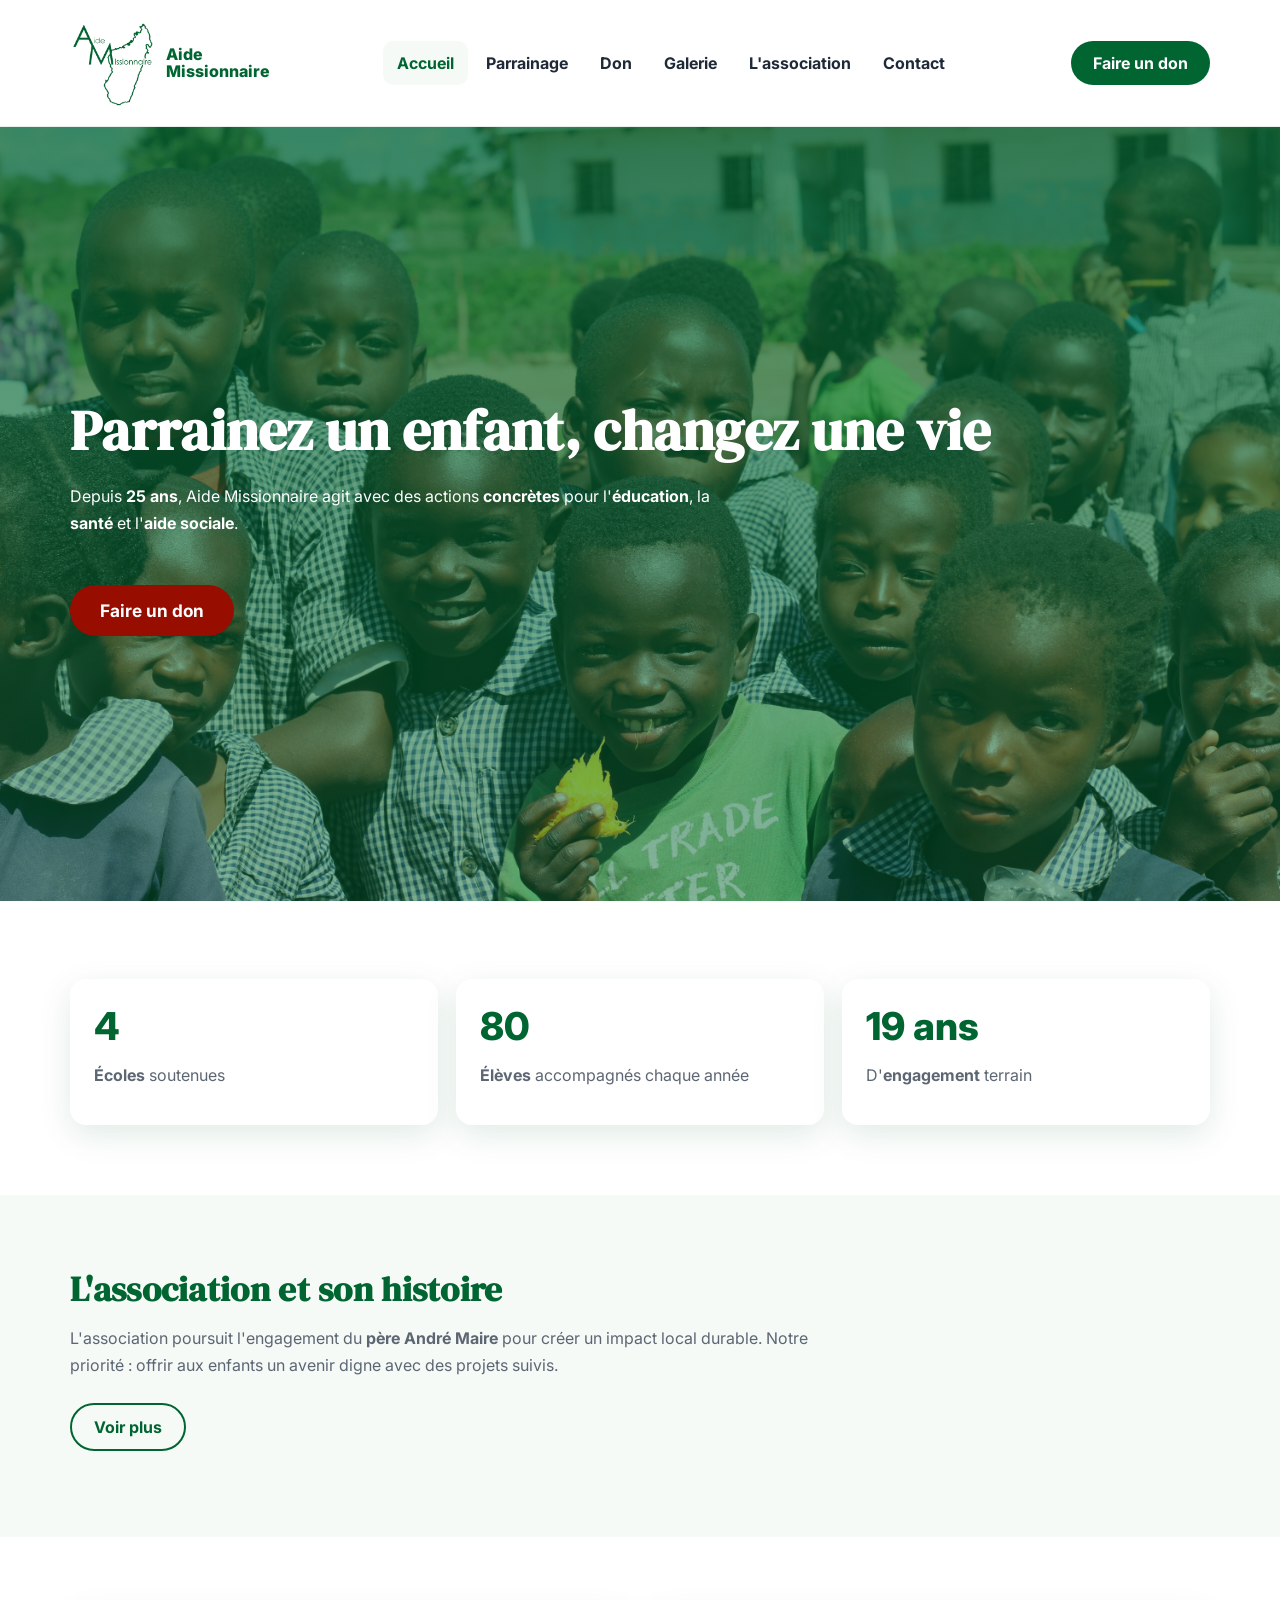
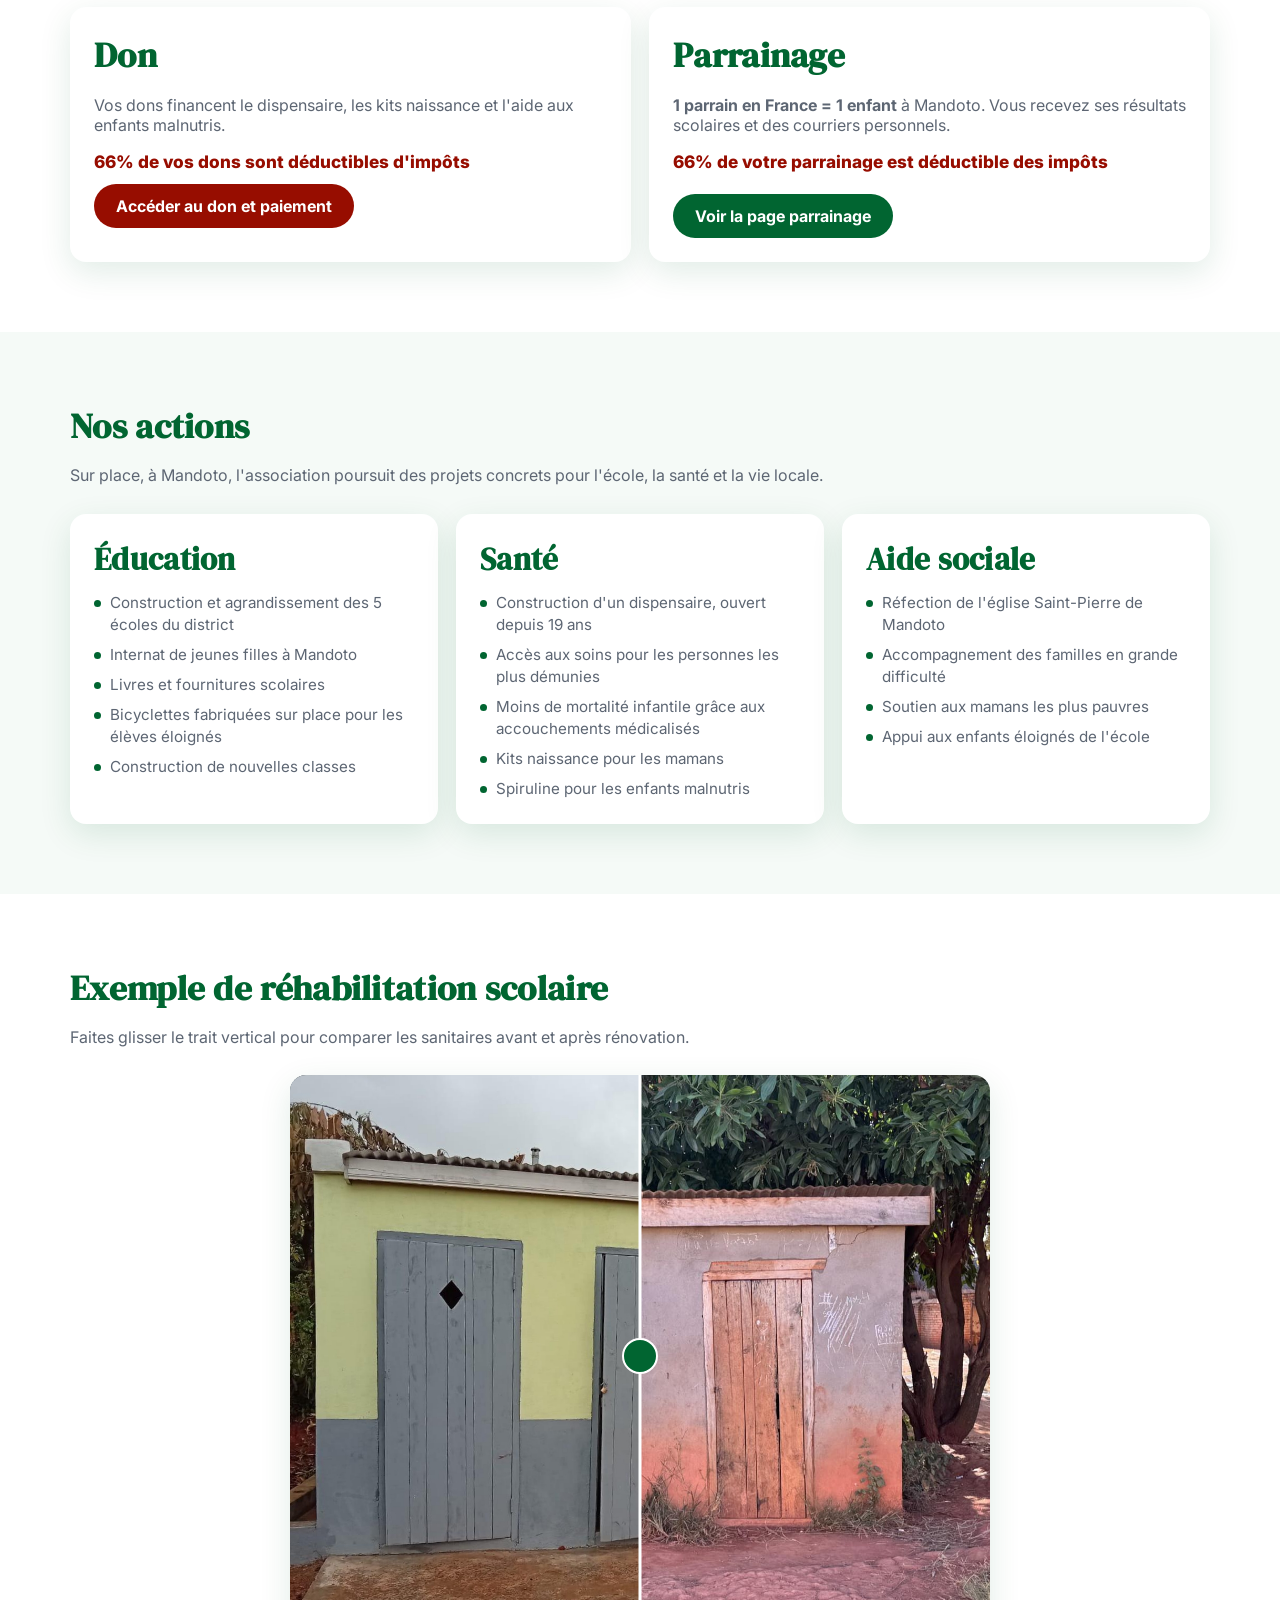
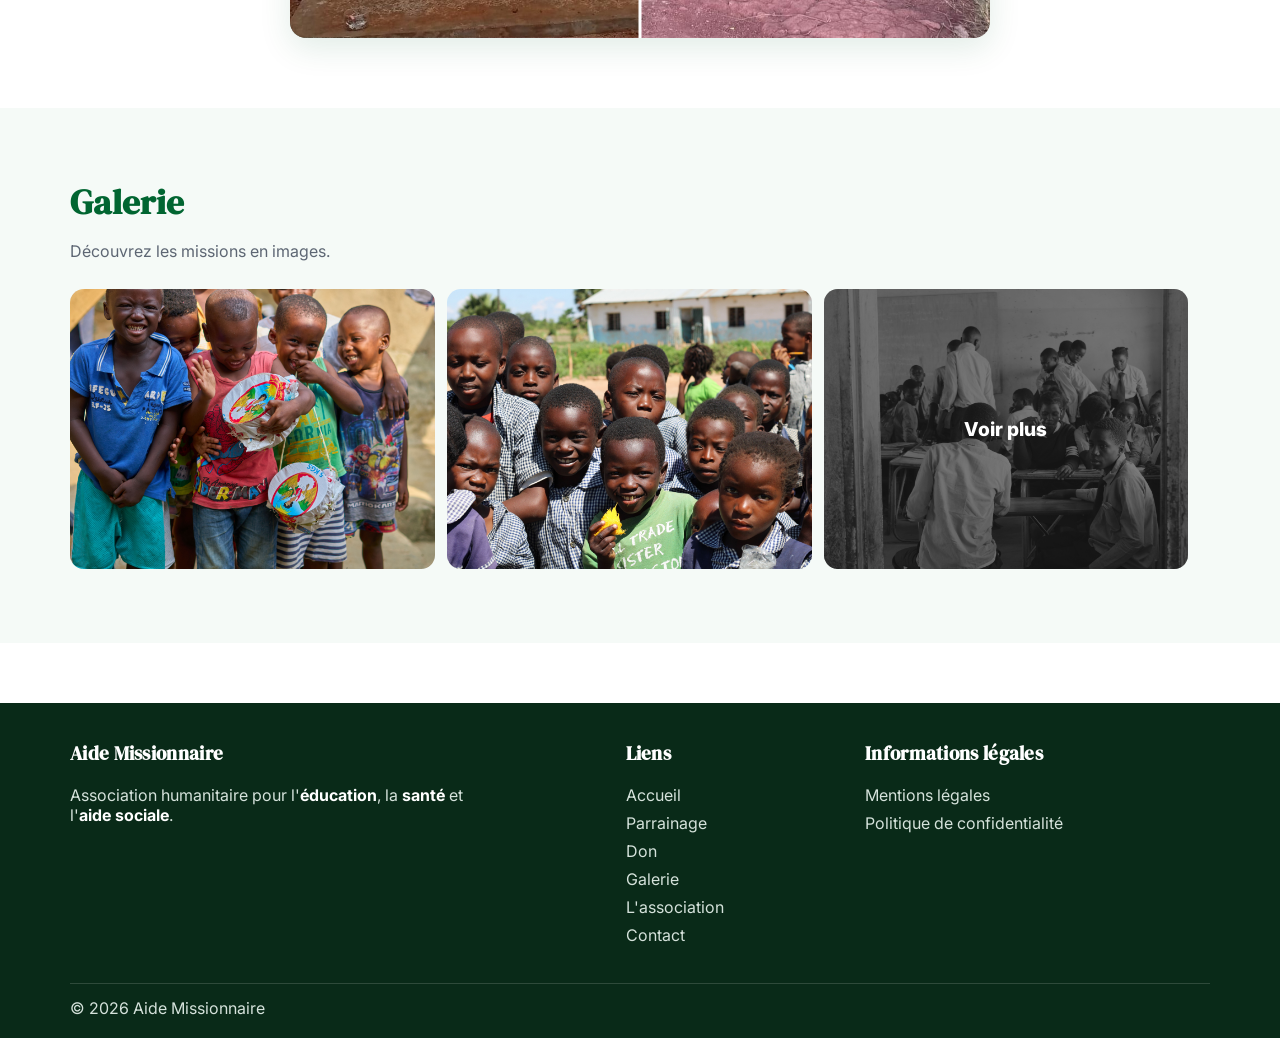
<file: index.html>
<!doctype html>
<html lang="fr">
  <head>
    <meta charset="UTF-8" />
    <meta name="viewport" content="width=device-width, initial-scale=1.0" />
    <meta name="description" content="Aide Missionnaire : éducation, santé, aide sociale, parrainage et dons." />
    <title>Aide Missionnaire | Accueil</title>
    <link rel="preconnect" href="https://fonts.googleapis.com" />
    <link rel="preconnect" href="https://fonts.gstatic.com" crossorigin />
    <link href="https://fonts.googleapis.com/css2?family=DM+Serif+Display&family=Inter:wght@400;500;600;700;800&display=swap" rel="stylesheet" />
    <link rel="icon" type="image/png" href="photos%20%C3%A0%20mettre%20dans%20le%20site/favicon%20(2).png" />
    <link rel="stylesheet" href="styles.css" />
  </head>
  <body>
    <header class="site-header">
      <div class="container header-wrap">
        <a class="brand" href="index.html"><img src="photos%20%C3%A0%20mettre%20dans%20le%20site/logo.png" alt="Logo Aide Missionnaire" /><span class="brand-text">Aide<br />Missionnaire</span></a>
        <button class="nav-toggle" aria-label="Ouvrir le menu" aria-expanded="false"><svg width="28" height="28" viewBox="0 0 24 24" fill="none"><path d="M4 6h16M4 12h16M4 18h16" stroke="currentColor" stroke-width="2" /></svg></button>
        <nav class="main-nav">
          <ul>
            <li><a class="active" href="index.html">Accueil</a></li>
            <li><a href="parrainage.html">Parrainage</a></li>
            <li><a href="don.html">Don</a></li>
            <li><a href="galerie.html">Galerie</a></li>
            <li><a href="association.html">L'association</a></li>
            <li><a href="contact.html">Contact</a></li>
          </ul>
        </nav>
        <a class="btn btn-primary desktop-donate" href="don.html">Faire un don</a>
      </div>
    </header>

    <main>
      <section class="hero">
        <div class="container">
          <h1>Parrainez un enfant, changez une vie</h1>
          <p>
            Depuis <strong>25 ans</strong>, Aide Missionnaire agit avec des actions <strong>concrètes</strong>
            pour l'<strong>éducation</strong>, la <strong>santé</strong> et l'<strong>aide sociale</strong>.
          </p>
          <div class="actions">
            <a class="btn btn-red btn-hero-don" href="don.html">Faire un don</a>
          </div>
        </div>
      </section>

      <section class="section">
        <div class="container grid-3 stats-row">
          <article class="card"><p class="key-num" data-count="5">0</p><p class="muted"><strong>Écoles</strong> soutenues</p></article>
          <article class="card"><p class="key-num" data-count="106">0</p><p class="muted"><strong>Élèves</strong> accompagnés chaque année</p></article>
          <article class="card"><p class="key-num" data-count="25" data-suffix=" ans">0 ans</p><p class="muted">D'<strong>engagement</strong> terrain</p></article>
        </div>
      </section>

      <section class="section soft">
        <div class="container">
          <h2 class="title">L'association et son histoire</h2>
          <p class="subtitle">
            L'association poursuit l'engagement du <strong>père André Maire</strong> pour créer un impact local durable.
            Notre priorité : offrir aux enfants un avenir digne avec des projets suivis.
          </p>
          <p><a class="btn btn-outline" href="association.html">Voir plus</a></p>
        </div>
      </section>

      <section class="section">
        <div class="container grid-2">
          <article class="card">
            <h2 class="title">Don</h2>
            <p class="muted">Vos dons financent le dispensaire, les kits naissance et l'aide aux enfants malnutris.</p>
            <p class="tax-highlight">66% de vos dons sont déductibles d'impôts</p>
            <a class="btn btn-red" href="don.html">Accéder au don et paiement</a>
          </article>
          <article class="card">
            <h2 class="title">Parrainage</h2>
            <p class="muted">
              <strong>1 parrain en France = 1 enfant</strong> à Mandoto.
              Vous recevez ses résultats scolaires et des courriers personnels.
            </p>
            <p class="tax-highlight">66% de votre parrainage est déductible des impôts</p>
            <a class="btn btn-primary spaced-top-btn" href="parrainage.html">Voir la page parrainage</a>
          </article>
        </div>
      </section>

      <section class="section soft">
        <div class="container">
          <h2 class="title">Nos actions</h2>
          <p class="subtitle subtitle-wide">Sur place, à Mandoto, l'association poursuit des projets concrets pour l'école, la santé et la vie&nbsp;locale.</p>
          <div class="grid-3 actions-cards">
            <article class="card">
              <h3>Éducation</h3>
              <ul class="action-list">
                <li>Construction et agrandissement des 5 écoles du district</li>
                <li>Internat de jeunes filles à Mandoto</li>
                <li>Livres et fournitures scolaires</li>
                <li>Bicyclettes fabriquées sur place pour les élèves éloignés</li>
                <li>Construction de nouvelles classes</li>
              </ul>
            </article>
            <article class="card">
              <h3>Santé</h3>
              <ul class="action-list">
                <li>Construction d'un dispensaire, ouvert depuis 19 ans</li>
                <li>Accès aux soins pour les personnes les plus démunies</li>
                <li>Moins de mortalité infantile grâce aux accouchements médicalisés</li>
                <li>Kits naissance pour les mamans</li>
                <li>Spiruline pour les enfants malnutris</li>
              </ul>
            </article>
            <article class="card">
              <h3>Aide sociale</h3>
              <ul class="action-list">
                <li>Réfection de l'église Saint-Pierre de Mandoto</li>
                <li>Accompagnement des familles en grande difficulté</li>
                <li>Soutien aux mamans les plus pauvres</li>
                <li>Appui aux enfants éloignés de l'école</li>
              </ul>
            </article>
          </div>
        </div>
      </section>

      <section class="section">
        <div class="container">
          <h2 class="title">Exemple de réhabilitation scolaire</h2>
          <p class="subtitle">Faites glisser le trait vertical pour comparer les sanitaires avant et après rénovation.</p>
          <div class="before-after">
            <img class="ba-base" src="photos-madagascar/rehab-droite.png" alt="Sanitaires non rénovés" />
            <div class="before-layer">
              <img src="photos-madagascar/rehab-gauche.png" alt="WC rénovés" />
            </div>
            <div class="divider"></div>
            <div class="ba-handle"></div>
            <input class="ba-range" type="range" min="0" max="100" value="50" aria-label="Comparer avant et après" />
          </div>
        </div>
      </section>

      <section class="section soft">
        <div class="container">
          <h2 class="title">Galerie</h2>
          <p class="subtitle">Découvrez les missions en images.</p>
          <div class="carousel">
            <div class="carousel-track">
              <article class="slide"><img src="photos-madagascar/madagascar-01.jpg" alt="Mission à Madagascar" /></article>
              <article class="slide"><img src="photos-madagascar/madagascar-02.jpg" alt="Mission à Madagascar" /></article>
              <article class="slide slide-last">
                <img src="photos-madagascar/madagascar-03.jpg" alt="Voir toute la galerie" />
                <a href="galerie.html">Voir plus</a>
              </article>
            </div>
            <div class="carousel-controls">
              <button class="arrow-btn is-hidden" type="button" data-carousel-prev aria-label="Précédent">
                <svg viewBox="0 0 24 24" fill="none" aria-hidden="true"><path d="M15 5 8 12l7 7" stroke="currentColor" stroke-width="2.2" stroke-linecap="round" stroke-linejoin="round" /></svg>
              </button>
              <button class="arrow-btn" type="button" data-carousel-next aria-label="Suivant">
                <svg viewBox="0 0 24 24" fill="none" aria-hidden="true"><path d="M9 5l7 7-7 7" stroke="currentColor" stroke-width="2.2" stroke-linecap="round" stroke-linejoin="round" /></svg>
              </button>
            </div>
          </div>
        </div>
      </section>
    </main>

        <footer class="site-footer">
      <div class="container footer-grid">
        <div>
          <h3 class="footer-title">Aide Missionnaire</h3>
          <p class="footer-note">Association humanitaire pour l'<strong>éducation</strong>, la <strong>santé</strong> et l'<strong>aide sociale</strong>.</p>
        </div>
        <div>
          <h3 class="footer-title">Liens</h3>
          <ul class="footer-list">
            <li><a href="index.html">Accueil</a></li>
            <li><a href="parrainage.html">Parrainage</a></li>
            <li><a href="don.html">Don</a></li>
            <li><a href="galerie.html">Galerie</a></li>
            <li><a href="association.html">L'association</a></li>
            <li><a href="contact.html">Contact</a></li>
          </ul>
        </div>
        <div>
          <h3 class="footer-title">Informations légales</h3>
          <ul class="footer-list">
            <li><a href="mentions-legales.html">Mentions légales</a></li>
            <li><a href="politique-confidentialite.html">Politique de confidentialité</a></li>
          </ul>
        </div>
      </div>
      <div class="container footer-bottom">© <span id="current-year"></span> Aide Missionnaire</div>
    </footer>
    <script src="script.js"></script>
  </body>
</html>
</file>
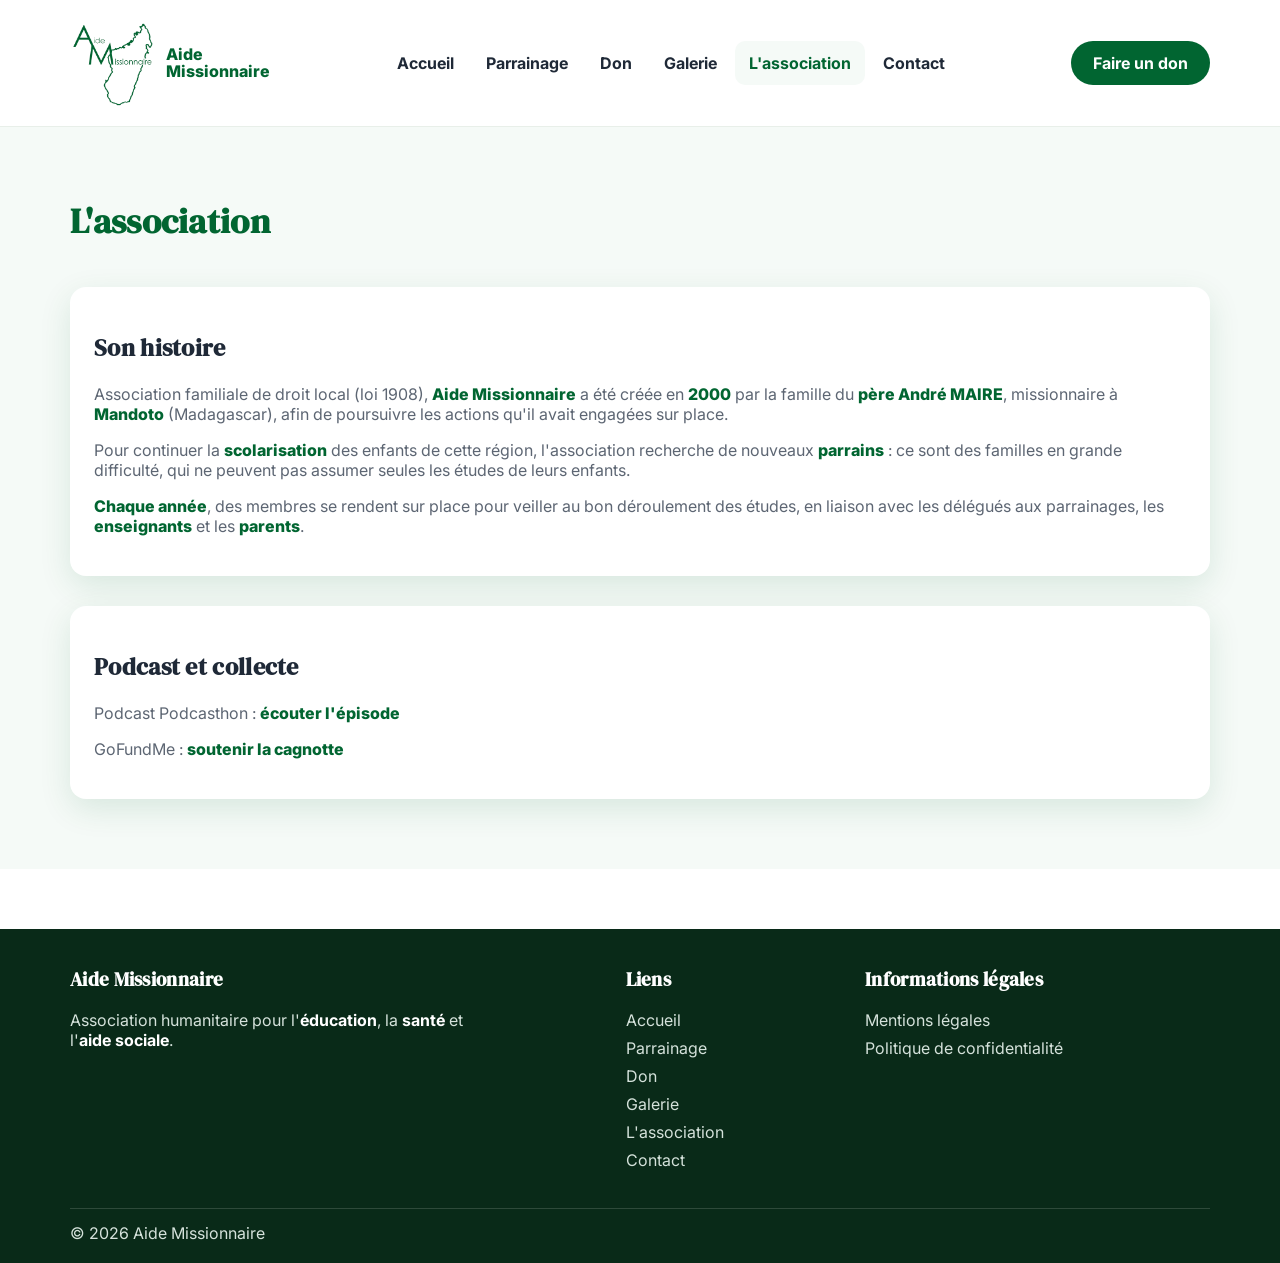
<file: association.html>
<!doctype html>
<html lang="fr">
  <head>
    <meta charset="UTF-8" />
    <meta name="viewport" content="width=device-width, initial-scale=1.0" />
    <meta name="description" content="Histoire et vie de l'association Aide Missionnaire." />
    <title>Aide Missionnaire | L'association</title>
    <link rel="preconnect" href="https://fonts.googleapis.com" />
    <link rel="preconnect" href="https://fonts.gstatic.com" crossorigin />
    <link href="https://fonts.googleapis.com/css2?family=DM+Serif+Display&family=Inter:wght@400;500;600;700;800&display=swap" rel="stylesheet" />
    <link rel="icon" type="image/png" href="photos%20%C3%A0%20mettre%20dans%20le%20site/favicon%20(2).png" />
    <link rel="stylesheet" href="styles.css" />
  </head>
  <body>
    <header class="site-header">
      <div class="container header-wrap">
        <a class="brand" href="index.html"><img src="photos%20%C3%A0%20mettre%20dans%20le%20site/logo.png" alt="Logo Aide Missionnaire" /><span class="brand-text">Aide<br />Missionnaire</span></a>
        <button class="nav-toggle" aria-label="Ouvrir le menu" aria-expanded="false"><svg width="28" height="28" viewBox="0 0 24 24" fill="none"><path d="M4 6h16M4 12h16M4 18h16" stroke="currentColor" stroke-width="2" /></svg></button>
        <nav class="main-nav"><ul><li><a href="index.html">Accueil</a></li><li><a href="parrainage.html">Parrainage</a></li><li><a href="don.html">Don</a></li><li><a href="galerie.html">Galerie</a></li><li><a class="active" href="association.html">L'association</a></li><li><a href="contact.html">Contact</a></li></ul></nav>
        <a class="btn btn-primary desktop-donate" href="don.html">Faire un don</a>
      </div>
    </header>

    <main class="section soft">
      <div class="container actualites-stack">
        <h1 class="title">L'association</h1>

        <article class="card">
          <h2>Son histoire</h2>
          <p class="muted">
            Association familiale de droit local (loi 1908), <strong class="highlight">Aide Missionnaire</strong> a été créée en <strong class="highlight">2000</strong>
            par la famille du <strong class="highlight">père André MAIRE</strong>, missionnaire à <strong class="highlight">Mandoto</strong> (Madagascar), afin de poursuivre les actions
            qu'il avait engagées sur place.
          </p>
          <p class="muted">
            Pour continuer la <strong class="highlight">scolarisation</strong> des enfants de cette région, l'association recherche de nouveaux <strong class="highlight">parrains</strong> :
            ce sont des familles en grande difficulté, qui ne peuvent pas assumer seules les études de leurs enfants.
          </p>
          <p class="muted">
            <strong class="highlight">Chaque année</strong>, des membres se rendent sur place pour veiller au bon déroulement des études,
            en liaison avec les délégués aux parrainages, les <strong class="highlight">enseignants</strong> et les <strong class="highlight">parents</strong>.
          </p>
        </article>

        <div class="card">
          <h2>Podcast et collecte</h2>
          <p class="muted">
            Podcast Podcasthon :
            <a class="highlight" href="https://podscan.fm/podcasts/les-business-women-intuitives/episodes/special-podcasthon-agir-pour-les-enfants-a-madagascar" target="_blank" rel="noopener noreferrer">écouter l'épisode</a>
          </p>
          <p class="muted">
            GoFundMe :
            <a class="highlight" href="https://www.gofundme.com/f/aide-missionnaire?attribution_id=sl:0c71cd38-1960-467f-bbdd-04ba5fcca8fc&lang=fr_FR&ts=1773243698&utm_campaign=man_sharesheet_dash&utm_medium=customer&utm_source=copy_link" target="_blank" rel="noopener noreferrer">soutenir la cagnotte</a>
          </p>
        </div>

      </div>
    </main>

        <footer class="site-footer">
      <div class="container footer-grid">
        <div>
          <h3 class="footer-title">Aide Missionnaire</h3>
          <p class="footer-note">Association humanitaire pour l'<strong>éducation</strong>, la <strong>santé</strong> et l'<strong>aide sociale</strong>.</p>
        </div>
        <div>
          <h3 class="footer-title">Liens</h3>
          <ul class="footer-list">
            <li><a href="index.html">Accueil</a></li>
            <li><a href="parrainage.html">Parrainage</a></li>
            <li><a href="don.html">Don</a></li>
            <li><a href="galerie.html">Galerie</a></li>
            <li><a href="association.html">L'association</a></li>
            <li><a href="contact.html">Contact</a></li>
          </ul>
        </div>
        <div>
          <h3 class="footer-title">Informations légales</h3>
          <ul class="footer-list">
            <li><a href="mentions-legales.html">Mentions légales</a></li>
            <li><a href="politique-confidentialite.html">Politique de confidentialité</a></li>
          </ul>
        </div>
      </div>
      <div class="container footer-bottom">© <span id="current-year"></span> Aide Missionnaire</div>
    </footer>
    <script src="script.js"></script>
  </body>
</html>
</file>
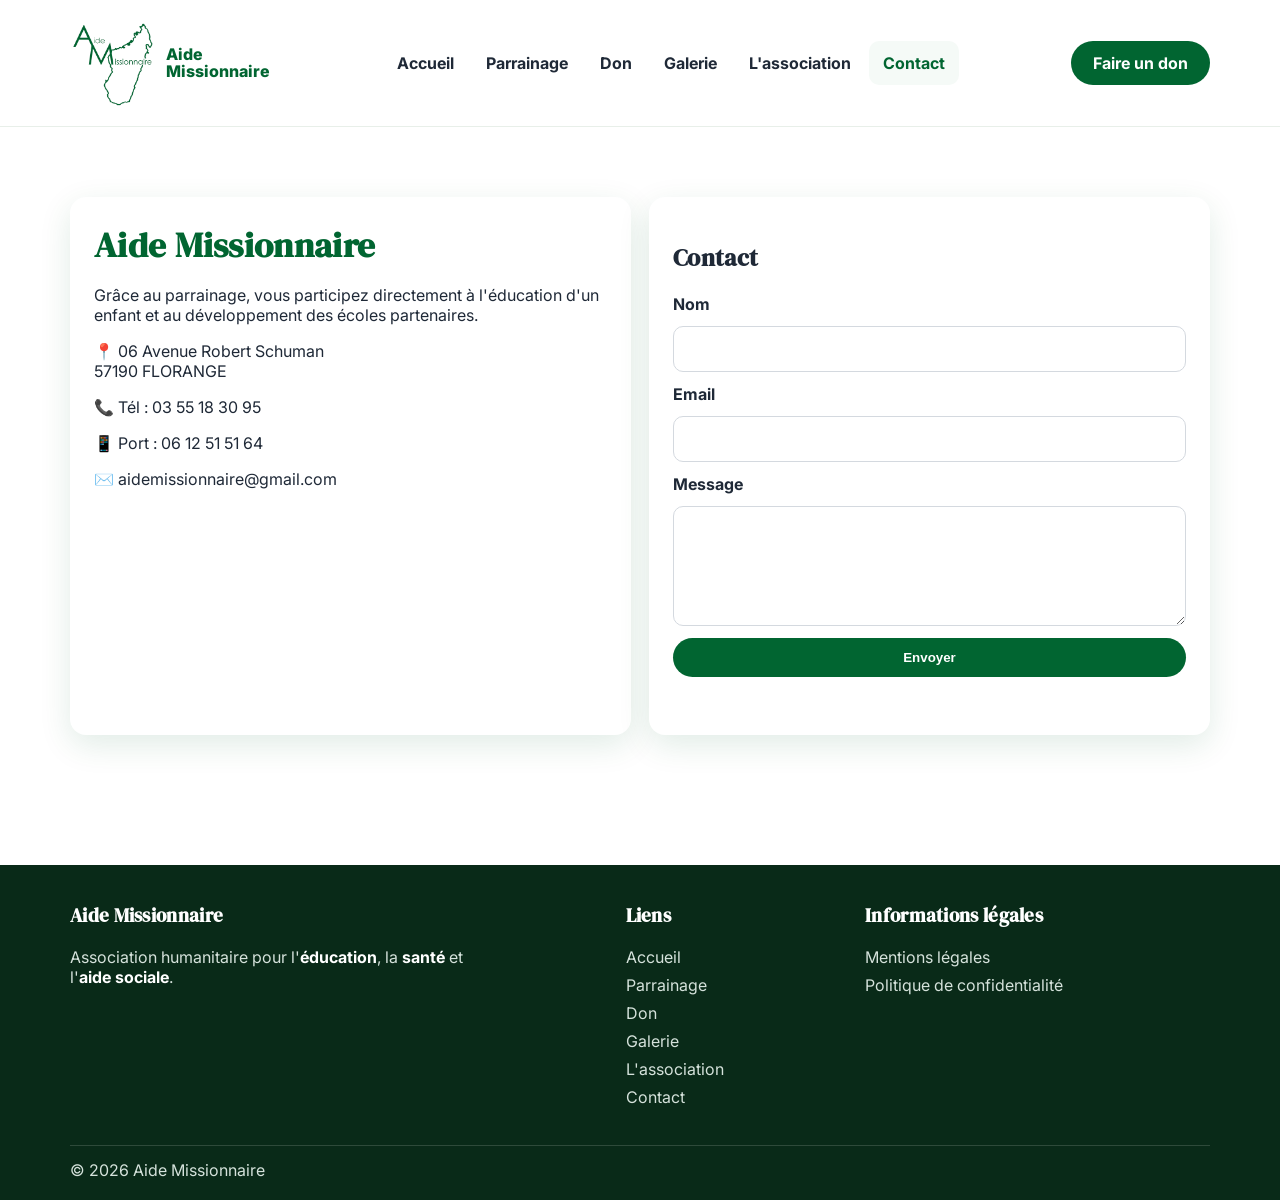
<file: contact.html>
<!doctype html>
<html lang="fr">
  <head>
    <meta charset="UTF-8" />
    <meta name="viewport" content="width=device-width, initial-scale=1.0" />
    <meta name="description" content="Contact Aide Missionnaire." />
    <title>Aide Missionnaire | Contact</title>
    <link rel="preconnect" href="https://fonts.googleapis.com" />
    <link rel="preconnect" href="https://fonts.gstatic.com" crossorigin />
    <link href="https://fonts.googleapis.com/css2?family=DM+Serif+Display&family=Inter:wght@400;500;600;700;800&display=swap" rel="stylesheet" />
    <link rel="icon" type="image/png" href="photos%20%C3%A0%20mettre%20dans%20le%20site/favicon%20(2).png" />
    <link rel="stylesheet" href="styles.css" />
  </head>
  <body>
    <header class="site-header">
      <div class="container header-wrap">
        <a class="brand" href="index.html"><img src="photos%20%C3%A0%20mettre%20dans%20le%20site/logo.png" alt="Logo Aide Missionnaire" /><span class="brand-text">Aide<br />Missionnaire</span></a>
        <button class="nav-toggle" aria-label="Ouvrir le menu" aria-expanded="false"><svg width="28" height="28" viewBox="0 0 24 24" fill="none"><path d="M4 6h16M4 12h16M4 18h16" stroke="currentColor" stroke-width="2" /></svg></button>
        <nav class="main-nav"><ul><li><a href="index.html">Accueil</a></li><li><a href="parrainage.html">Parrainage</a></li><li><a href="don.html">Don</a></li><li><a href="galerie.html">Galerie</a></li><li><a href="association.html">L'association</a></li><li><a class="active" href="contact.html">Contact</a></li></ul></nav>
        <a class="btn btn-primary desktop-donate" href="don.html">Faire un don</a>
      </div>
    </header>
    <main class="section">
      <div class="container grid-2">
        <article class="card">
          <h1 class="title">Aide Missionnaire</h1>
          <p>Grâce au parrainage, vous participez directement à l'éducation d'un enfant et au développement des écoles partenaires.</p>
          <p>📍 06 Avenue Robert Schuman<br />57190 FLORANGE</p>
          <p>📞 Tél : 03 55 18 30 95</p>
          <p>📱 Port : 06 12 51 51 64</p>
          <p>✉️ <a href="mailto:aidemissionnaire@gmail.com">aidemissionnaire@gmail.com</a></p>
        </article>
        <article class="card">
          <h2>Contact</h2>
          <form data-message="Merci, votre message a ete envoye.">
            <label for="cn">Nom</label><input id="cn" type="text" required />
            <label for="ce">Email</label><input id="ce" type="email" required />
            <label for="cm">Message</label><textarea id="cm" required></textarea>
            <button class="btn btn-primary" type="submit">Envoyer</button>
          </form>
        </article>
      </div>
    </main>
        <footer class="site-footer">
      <div class="container footer-grid">
        <div>
          <h3 class="footer-title">Aide Missionnaire</h3>
          <p class="footer-note">Association humanitaire pour l'<strong>éducation</strong>, la <strong>santé</strong> et l'<strong>aide sociale</strong>.</p>
        </div>
        <div>
          <h3 class="footer-title">Liens</h3>
          <ul class="footer-list">
            <li><a href="index.html">Accueil</a></li>
            <li><a href="parrainage.html">Parrainage</a></li>
            <li><a href="don.html">Don</a></li>
            <li><a href="galerie.html">Galerie</a></li>
            <li><a href="association.html">L'association</a></li>
            <li><a href="contact.html">Contact</a></li>
          </ul>
        </div>
        <div>
          <h3 class="footer-title">Informations légales</h3>
          <ul class="footer-list">
            <li><a href="mentions-legales.html">Mentions légales</a></li>
            <li><a href="politique-confidentialite.html">Politique de confidentialité</a></li>
          </ul>
        </div>
      </div>
      <div class="container footer-bottom">© <span id="current-year"></span> Aide Missionnaire</div>
    </footer>
    <script src="script.js"></script>
  </body>
</html>
</file>
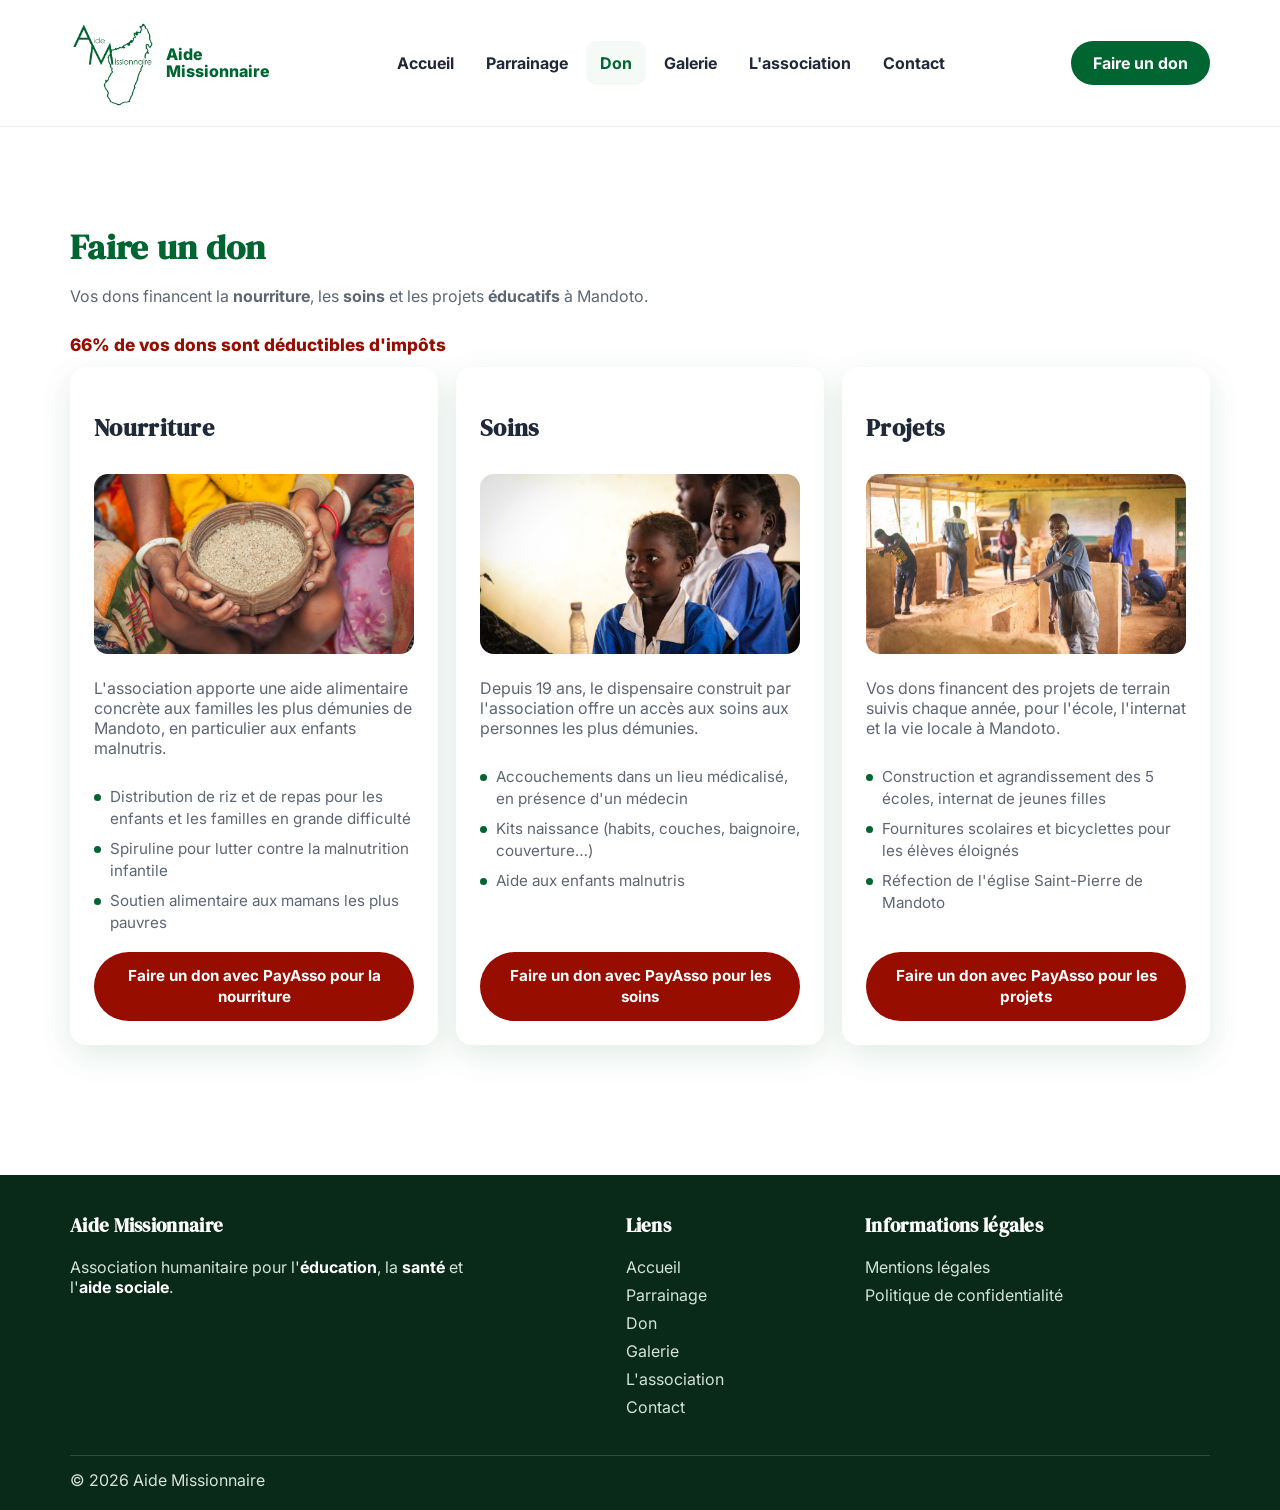
<file: don.html>
<!doctype html>
<html lang="fr">
  <head>
    <meta charset="UTF-8" />
    <meta name="viewport" content="width=device-width, initial-scale=1.0" />
    <meta name="description" content="Faire un don à Aide Missionnaire." />
    <title>Aide Missionnaire | Don</title>
    <link rel="preconnect" href="https://fonts.googleapis.com" />
    <link rel="preconnect" href="https://fonts.gstatic.com" crossorigin />
    <link href="https://fonts.googleapis.com/css2?family=DM+Serif+Display&family=Inter:wght@400;500;600;700;800&display=swap" rel="stylesheet" />
    <link rel="icon" type="image/png" href="photos%20%C3%A0%20mettre%20dans%20le%20site/favicon%20(2).png" />
    <link rel="stylesheet" href="styles.css" />
  </head>
  <body>
    <header class="site-header">
      <div class="container header-wrap">
        <a class="brand" href="index.html"><img src="photos%20%C3%A0%20mettre%20dans%20le%20site/logo.png" alt="Logo Aide Missionnaire" /><span class="brand-text">Aide<br />Missionnaire</span></a>
        <button class="nav-toggle" aria-label="Ouvrir le menu" aria-expanded="false"><svg width="28" height="28" viewBox="0 0 24 24" fill="none"><path d="M4 6h16M4 12h16M4 18h16" stroke="currentColor" stroke-width="2" /></svg></button>
        <nav class="main-nav"><ul><li><a href="index.html">Accueil</a></li><li><a href="parrainage.html">Parrainage</a></li><li><a class="active" href="don.html">Don</a></li><li><a href="galerie.html">Galerie</a></li><li><a href="association.html">L'association</a></li><li><a href="contact.html">Contact</a></li></ul></nav>
        <a class="btn btn-primary desktop-donate" href="don.html">Faire un don</a>
      </div>
    </header>
    <main class="section don-page">
      <div class="container">
        <h1 class="title">Faire un don</h1>
        <p class="subtitle">Vos dons financent la <strong>nourriture</strong>, les <strong>soins</strong> et les projets <strong>éducatifs</strong> à Mandoto.</p>
        <p class="tax-highlight">66% de vos dons sont déductibles d'impôts</p>
        <div class="grid-3">
          <article class="card">
            <h2>Nourriture</h2>
            <img class="don-card-image" src="photos-madagascar/don-riz.png" alt="Bol de riz partagé" />
            <p class="muted">L'association apporte une aide alimentaire concrète aux familles les plus démunies de Mandoto, en particulier aux enfants malnutris.</p>
            <ul class="action-list">
              <li>Distribution de riz et de repas pour les enfants et les familles en grande difficulté</li>
              <li>Spiruline pour lutter contre la malnutrition infantile</li>
              <li>Soutien alimentaire aux mamans les plus pauvres</li>
            </ul>
            <a class="btn btn-red btn-don-encart" href="https://www.helloasso.com/associations/aide-missionnaire" target="_blank" rel="noopener noreferrer">Faire un don avec PayAsso pour la nourriture</a>
          </article>
          <article class="card">
            <h2>Soins</h2>
            <img class="don-card-image" src="photos-madagascar/don-soins.png" alt="Jeune fille accompagnée par l'association" />
            <p class="muted">Depuis 19 ans, le dispensaire construit par l'association offre un accès aux soins aux personnes les plus démunies.</p>
            <ul class="action-list">
              <li>Accouchements dans un lieu médicalisé, en présence d'un médecin</li>
              <li>Kits naissance (habits, couches, baignoire, couverture…)</li>
              <li>Aide aux enfants malnutris</li>
            </ul>
            <a class="btn btn-red btn-don-encart" href="https://www.helloasso.com/associations/aide-missionnaire" target="_blank" rel="noopener noreferrer">Faire un don avec PayAsso pour les soins</a>
          </article>
          <article class="card">
            <h2>Projets</h2>
            <img class="don-card-image" src="photos-madagascar/don-projets.png" alt="Chantier et travaux de l'association" />
            <p class="muted">Vos dons financent des projets de terrain suivis chaque année, pour l'école, l'internat et la vie locale à Mandoto.</p>
            <ul class="action-list">
              <li>Construction et agrandissement des 5 écoles, internat de jeunes filles</li>
              <li>Fournitures scolaires et bicyclettes pour les élèves éloignés</li>
              <li>Réfection de l'église Saint-Pierre de Mandoto</li>
            </ul>
            <a class="btn btn-red btn-don-encart" href="https://www.helloasso.com/associations/aide-missionnaire" target="_blank" rel="noopener noreferrer">Faire un don avec PayAsso pour les projets</a>
          </article>
        </div>
      </div>
    </main>
    <footer class="site-footer">
      <div class="container footer-grid">
        <div>
          <h3 class="footer-title">Aide Missionnaire</h3>
          <p class="footer-note">Association humanitaire pour l'<strong>éducation</strong>, la <strong>santé</strong> et l'<strong>aide sociale</strong>.</p>
        </div>
        <div>
          <h3 class="footer-title">Liens</h3>
          <ul class="footer-list">
            <li><a href="index.html">Accueil</a></li>
            <li><a href="parrainage.html">Parrainage</a></li>
            <li><a href="don.html">Don</a></li>
            <li><a href="galerie.html">Galerie</a></li>
            <li><a href="association.html">L'association</a></li>
            <li><a href="contact.html">Contact</a></li>
          </ul>
        </div>
        <div>
          <h3 class="footer-title">Informations légales</h3>
          <ul class="footer-list">
            <li><a href="mentions-legales.html">Mentions légales</a></li>
            <li><a href="politique-confidentialite.html">Politique de confidentialité</a></li>
          </ul>
        </div>
      </div>
      <div class="container footer-bottom">© <span id="current-year"></span> Aide Missionnaire</div>
    </footer>
    <script src="script.js"></script>
  </body>
</html>
</file>
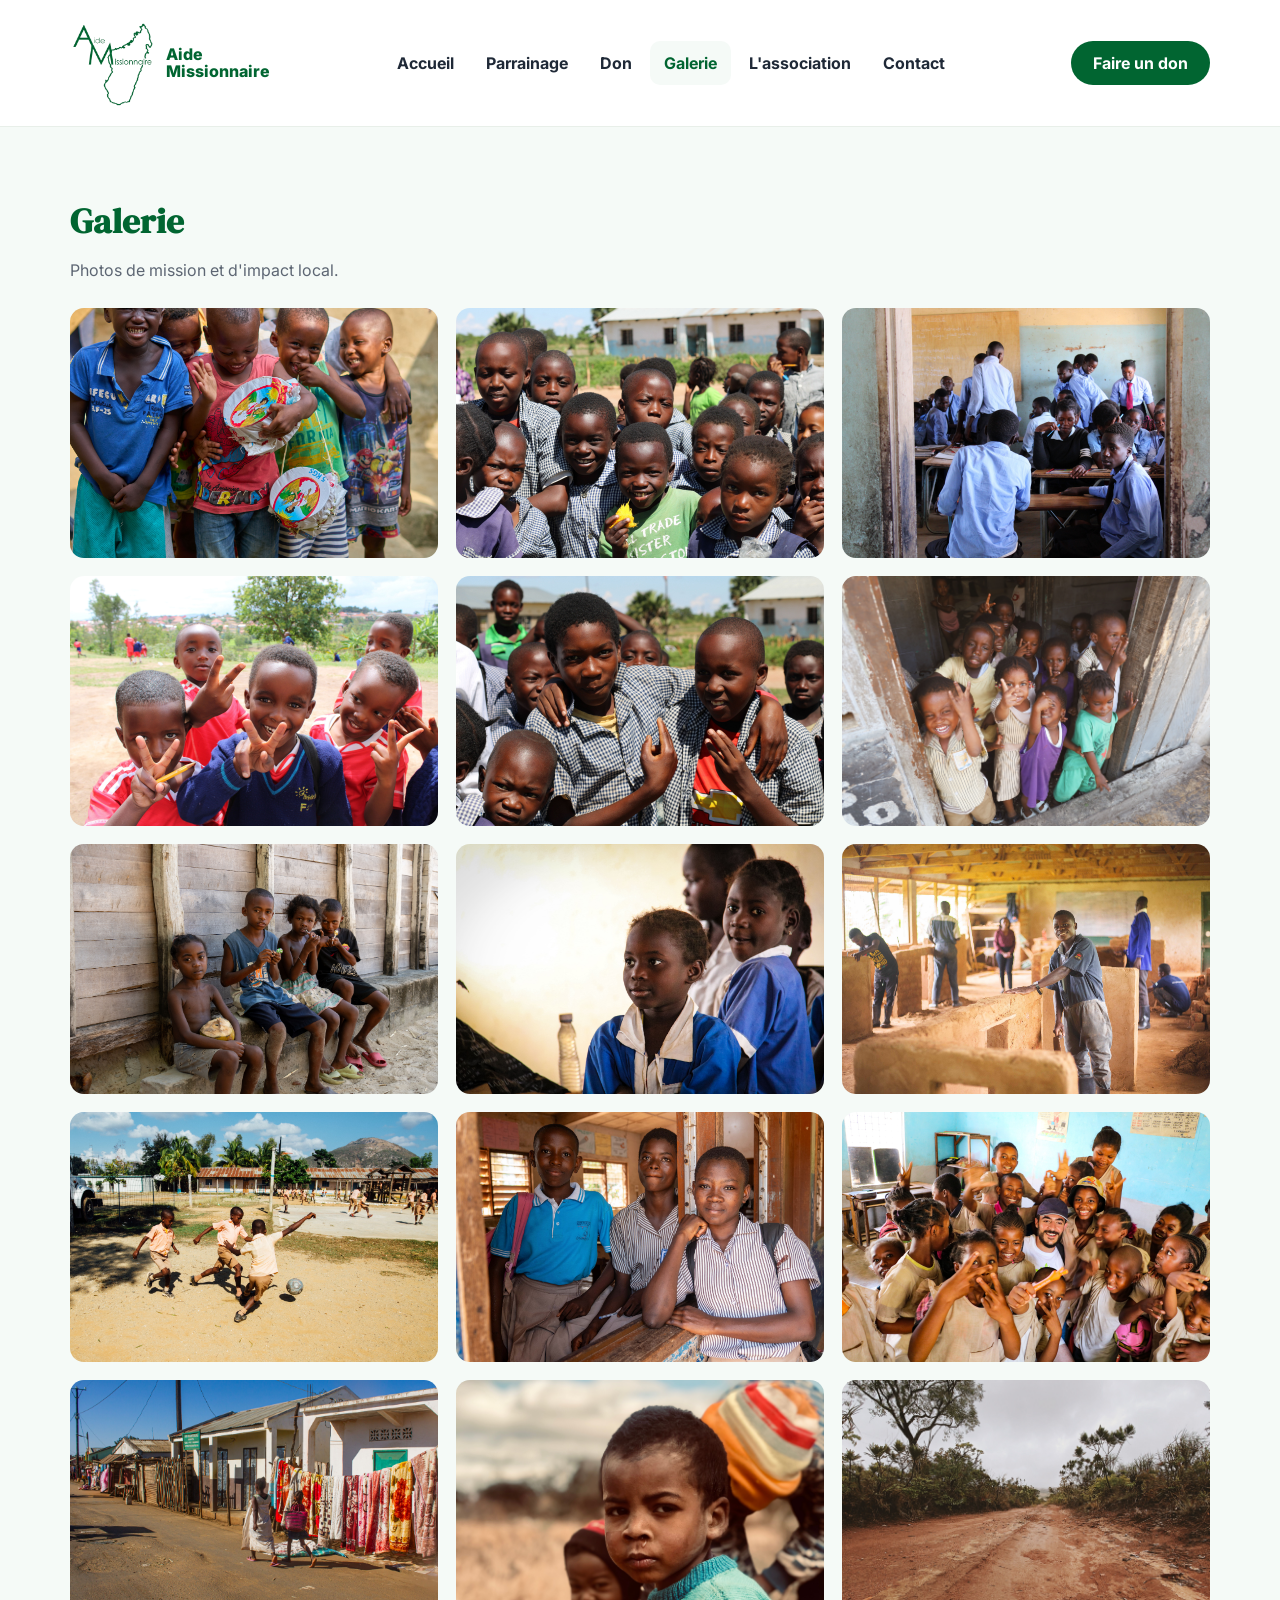
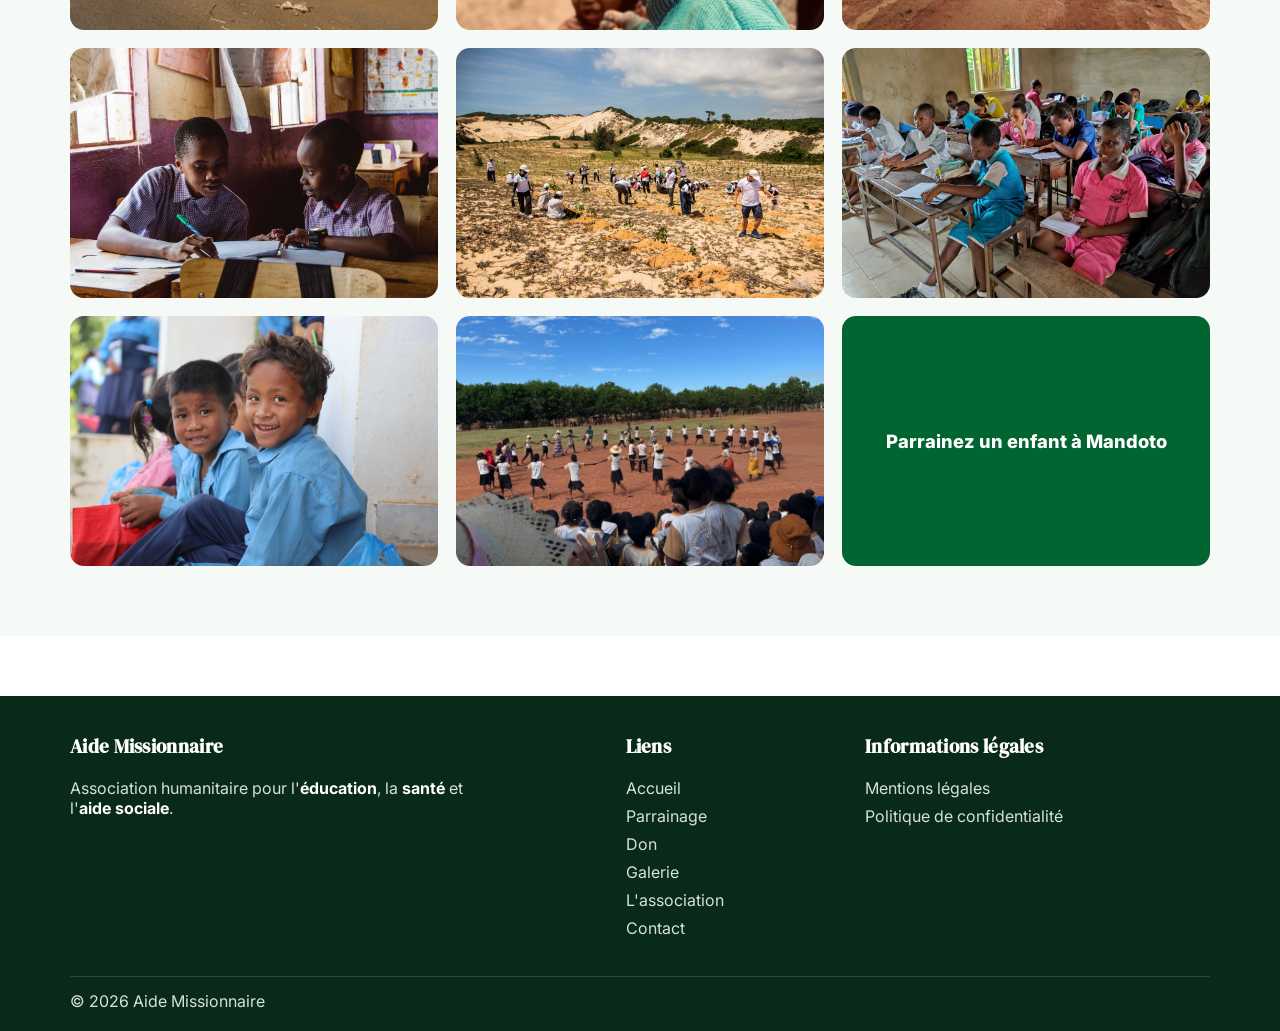
<file: galerie.html>
<!doctype html>
<html lang="fr">
  <head>
    <meta charset="UTF-8" />
    <meta name="viewport" content="width=device-width, initial-scale=1.0" />
    <meta name="description" content="Galerie Aide Missionnaire." />
    <title>Aide Missionnaire | Galerie</title>
    <link rel="preconnect" href="https://fonts.googleapis.com" />
    <link rel="preconnect" href="https://fonts.gstatic.com" crossorigin />
    <link href="https://fonts.googleapis.com/css2?family=DM+Serif+Display&family=Inter:wght@400;500;600;700;800&display=swap" rel="stylesheet" />
    <link rel="icon" type="image/png" href="photos%20%C3%A0%20mettre%20dans%20le%20site/favicon%20(2).png" />
    <link rel="stylesheet" href="styles.css" />
  </head>
  <body>
    <header class="site-header">
      <div class="container header-wrap">
        <a class="brand" href="index.html"><img src="photos%20%C3%A0%20mettre%20dans%20le%20site/logo.png" alt="Logo Aide Missionnaire" /><span class="brand-text">Aide<br />Missionnaire</span></a>
        <button class="nav-toggle" aria-label="Ouvrir le menu" aria-expanded="false"><svg width="28" height="28" viewBox="0 0 24 24" fill="none"><path d="M4 6h16M4 12h16M4 18h16" stroke="currentColor" stroke-width="2" /></svg></button>
        <nav class="main-nav"><ul><li><a href="index.html">Accueil</a></li><li><a href="parrainage.html">Parrainage</a></li><li><a href="don.html">Don</a></li><li><a class="active" href="galerie.html">Galerie</a></li><li><a href="association.html">L'association</a></li><li><a href="contact.html">Contact</a></li></ul></nav>
        <a class="btn btn-primary desktop-donate" href="don.html">Faire un don</a>
      </div>
    </header>
    <main class="section soft">
      <div class="container">
        <h1 class="title">Galerie</h1>
        <p class="subtitle">Photos de mission et d'impact local.</p>
        <div class="gallery-grid">
          <img src="photos-madagascar/madagascar-01.jpg" alt="Mission à Madagascar" />
          <img src="photos-madagascar/madagascar-02.jpg" alt="Mission à Madagascar" />
          <img src="photos-madagascar/madagascar-03.jpg" alt="Mission à Madagascar" />
          <img src="photos-madagascar/madagascar-04.jpg" alt="Mission à Madagascar" />
          <img src="photos-madagascar/madagascar-05.jpg" alt="Mission à Madagascar" />
          <img src="photos-madagascar/madagascar-06.jpg" alt="Mission à Madagascar" />
          <img src="photos-madagascar/madagascar-07.jpg" alt="Mission à Madagascar" />
          <img src="photos-madagascar/madagascar-08.jpg" alt="Mission à Madagascar" />
          <img src="photos-madagascar/madagascar-09.jpg" alt="Mission à Madagascar" />
          <img src="photos-madagascar/madagascar-10.jpg" alt="Mission à Madagascar" />
          <img src="photos-madagascar/madagascar-11.jpg" alt="Mission à Madagascar" />
          <img src="photos-madagascar/madagascar-12.jpg" alt="Mission à Madagascar" />
          <img src="photos-madagascar/madagascar-13.jpg" alt="Mission à Madagascar" />
          <img src="photos-madagascar/madagascar-14.jpg" alt="Mission à Madagascar" />
          <img src="photos-madagascar/madagascar-15.jpg" alt="Mission à Madagascar" />
          <img src="photos-madagascar/madagascar-16.jpg" alt="Mission à Madagascar" />
          <img src="photos-madagascar/madagascar-17.jpg" alt="Mission à Madagascar" />
          <img src="photos-madagascar/madagascar-18.jpg" alt="Mission à Madagascar" />
          <img src="photos-madagascar/madagascar-19.jpg" alt="Mission à Madagascar" />
          <img src="photos-madagascar/madagascar-20.jpeg" alt="Mission à Madagascar" />
          <a class="gallery-cta" href="parrainage.html">Parrainez un enfant à Mandoto</a>
        </div>
      </div>
    </main>
        <footer class="site-footer">
      <div class="container footer-grid">
        <div>
          <h3 class="footer-title">Aide Missionnaire</h3>
          <p class="footer-note">Association humanitaire pour l'<strong>éducation</strong>, la <strong>santé</strong> et l'<strong>aide sociale</strong>.</p>
        </div>
        <div>
          <h3 class="footer-title">Liens</h3>
          <ul class="footer-list">
            <li><a href="index.html">Accueil</a></li>
            <li><a href="parrainage.html">Parrainage</a></li>
            <li><a href="don.html">Don</a></li>
            <li><a href="galerie.html">Galerie</a></li>
            <li><a href="association.html">L'association</a></li>
            <li><a href="contact.html">Contact</a></li>
          </ul>
        </div>
        <div>
          <h3 class="footer-title">Informations légales</h3>
          <ul class="footer-list">
            <li><a href="mentions-legales.html">Mentions légales</a></li>
            <li><a href="politique-confidentialite.html">Politique de confidentialité</a></li>
          </ul>
        </div>
      </div>
      <div class="container footer-bottom">© <span id="current-year"></span> Aide Missionnaire</div>
    </footer>
    <script src="script.js"></script>
  </body>
</html>
</file>
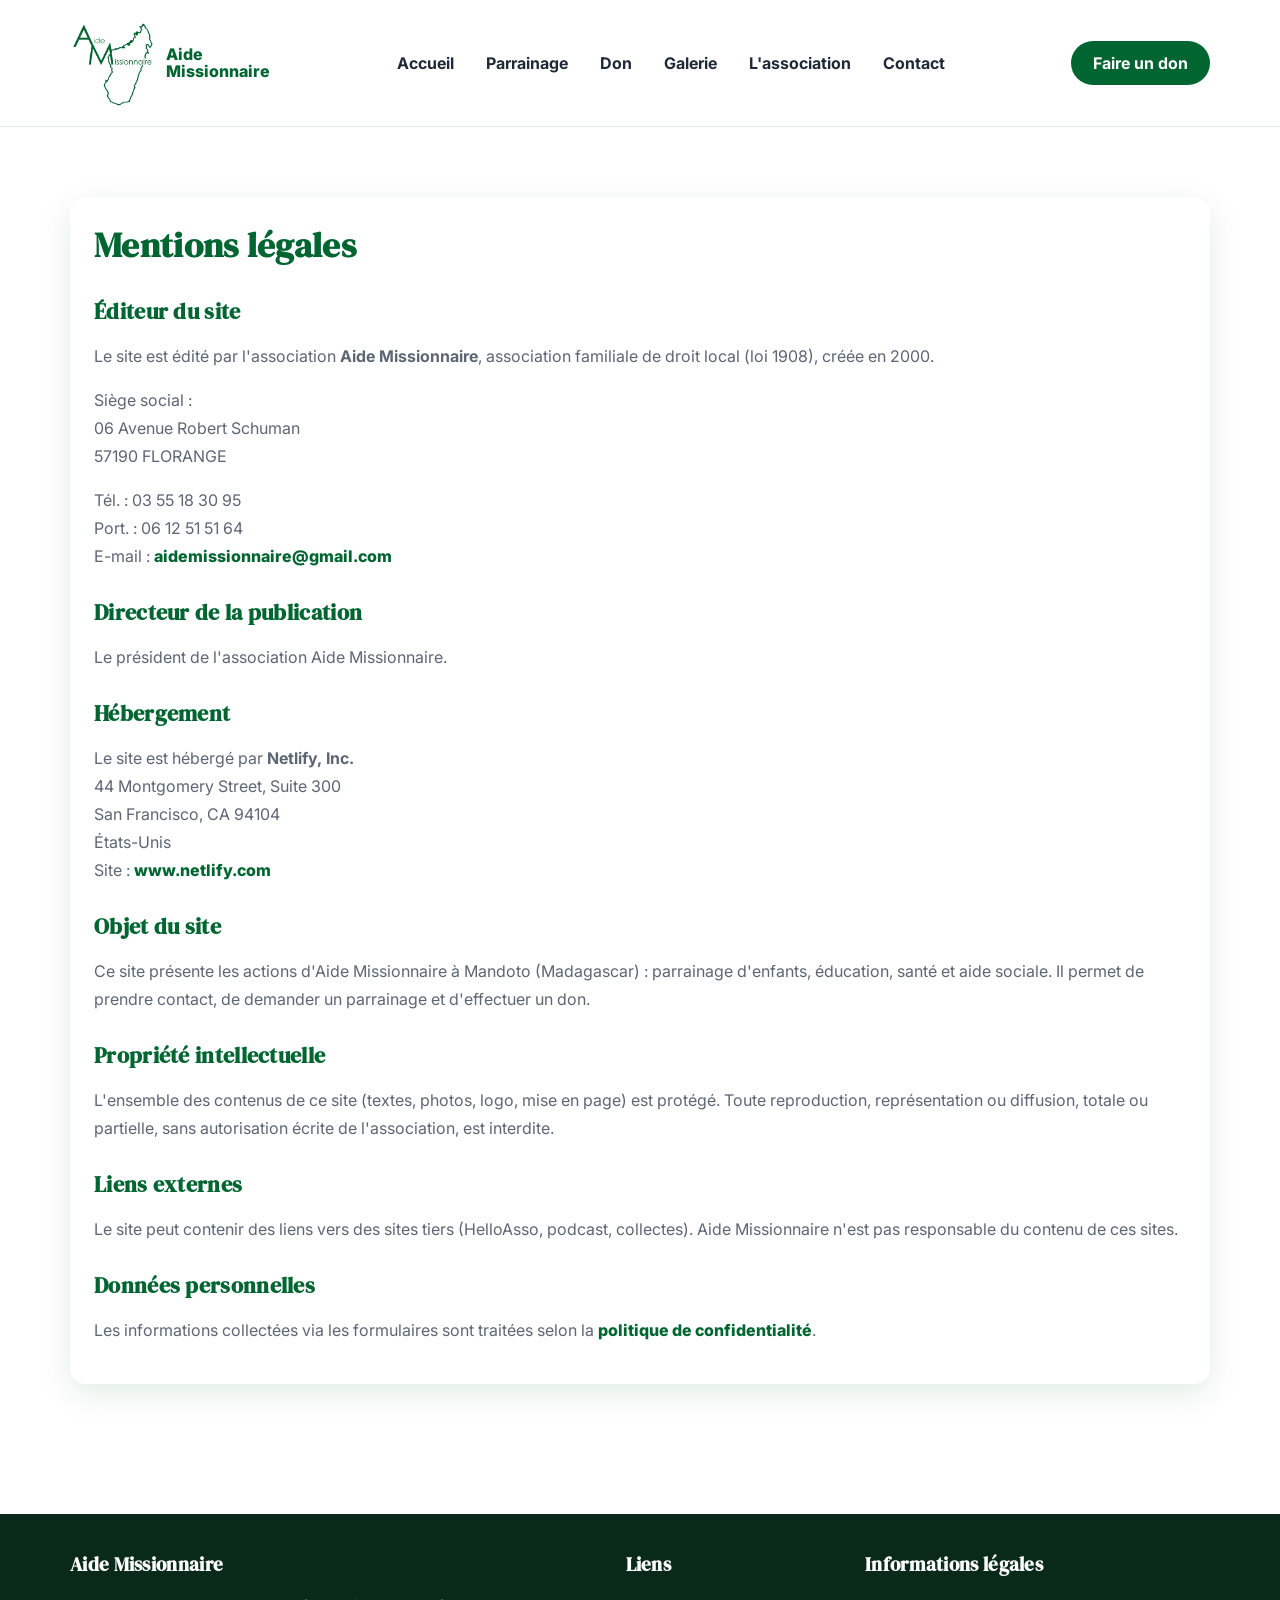
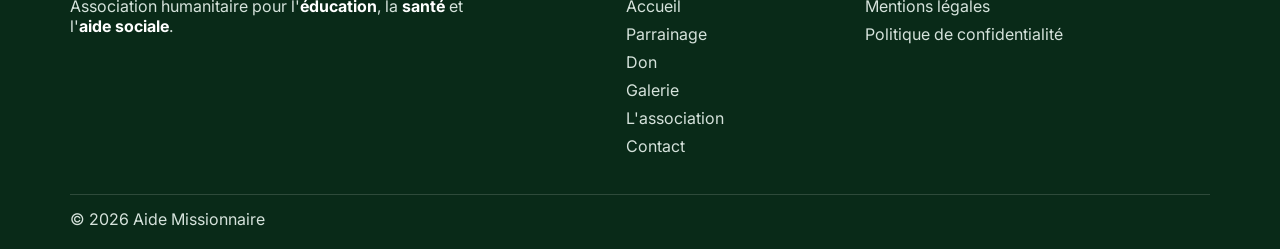
<file: mentions-legales.html>
<!doctype html>
<html lang="fr">
  <head>
    <meta charset="UTF-8" />
    <meta name="viewport" content="width=device-width, initial-scale=1.0" />
    <meta name="description" content="Mentions légales Aide Missionnaire." />
    <title>Aide Missionnaire | Mentions légales</title>
    <link rel="preconnect" href="https://fonts.googleapis.com" />
    <link rel="preconnect" href="https://fonts.gstatic.com" crossorigin />
    <link href="https://fonts.googleapis.com/css2?family=DM+Serif+Display&family=Inter:wght@400;500;600;700;800&display=swap" rel="stylesheet" />
    <link rel="icon" type="image/png" href="photos%20%C3%A0%20mettre%20dans%20le%20site/favicon%20(2).png" />
    <link rel="stylesheet" href="styles.css" />
  </head>
  <body>
    <header class="site-header">
      <div class="container header-wrap">
        <a class="brand" href="index.html"><img src="photos%20%C3%A0%20mettre%20dans%20le%20site/logo.png" alt="Logo Aide Missionnaire" /><span class="brand-text">Aide<br />Missionnaire</span></a>
        <button class="nav-toggle" aria-label="Ouvrir le menu" aria-expanded="false"><svg width="28" height="28" viewBox="0 0 24 24" fill="none"><path d="M4 6h16M4 12h16M4 18h16" stroke="currentColor" stroke-width="2" /></svg></button>
        <nav class="main-nav"><ul><li><a href="index.html">Accueil</a></li><li><a href="parrainage.html">Parrainage</a></li><li><a href="don.html">Don</a></li><li><a href="galerie.html">Galerie</a></li><li><a href="association.html">L'association</a></li><li><a href="contact.html">Contact</a></li></ul></nav>
        <a class="btn btn-primary desktop-donate" href="don.html">Faire un don</a>
      </div>
    </header>

    <main class="section">
      <div class="container card legal-card">
        <h1 class="title">Mentions légales</h1>

        <h2>Éditeur du site</h2>
        <p>
          Le site est édité par l'association <strong>Aide Missionnaire</strong>, association familiale de droit local (loi 1908), créée en 2000.
        </p>
        <p>
          Siège social :<br />
          06 Avenue Robert Schuman<br />
          57190 FLORANGE
        </p>
        <p>
          Tél. : 03 55 18 30 95<br />
          Port. : 06 12 51 51 64<br />
          E-mail : <a class="highlight" href="mailto:aidemissionnaire@gmail.com">aidemissionnaire@gmail.com</a>
        </p>

        <h2>Directeur de la publication</h2>
        <p>Le président de l'association Aide Missionnaire.</p>

        <h2>Hébergement</h2>
        <p>
          Le site est hébergé par <strong>Netlify, Inc.</strong><br />
          44 Montgomery Street, Suite 300<br />
          San Francisco, CA 94104<br />
          États-Unis<br />
          Site : <a class="highlight" href="https://www.netlify.com" target="_blank" rel="noopener noreferrer">www.netlify.com</a>
        </p>

        <h2>Objet du site</h2>
        <p>
          Ce site présente les actions d'Aide Missionnaire à Mandoto (Madagascar) : parrainage d'enfants, éducation, santé et aide sociale. Il permet de prendre contact, de demander un parrainage et d'effectuer un don.
        </p>

        <h2>Propriété intellectuelle</h2>
        <p>
          L'ensemble des contenus de ce site (textes, photos, logo, mise en page) est protégé. Toute reproduction, représentation ou diffusion, totale ou partielle, sans autorisation écrite de l'association, est interdite.
        </p>

        <h2>Liens externes</h2>
        <p>
          Le site peut contenir des liens vers des sites tiers (HelloAsso, podcast, collectes). Aide Missionnaire n'est pas responsable du contenu de ces sites.
        </p>

        <h2>Données personnelles</h2>
        <p>
          Les informations collectées via les formulaires sont traitées selon la
          <a class="highlight" href="politique-confidentialite.html">politique de confidentialité</a>.
        </p>
      </div>
    </main>

        <footer class="site-footer">
      <div class="container footer-grid">
        <div>
          <h3 class="footer-title">Aide Missionnaire</h3>
          <p class="footer-note">Association humanitaire pour l'<strong>éducation</strong>, la <strong>santé</strong> et l'<strong>aide sociale</strong>.</p>
        </div>
        <div>
          <h3 class="footer-title">Liens</h3>
          <ul class="footer-list">
            <li><a href="index.html">Accueil</a></li>
            <li><a href="parrainage.html">Parrainage</a></li>
            <li><a href="don.html">Don</a></li>
            <li><a href="galerie.html">Galerie</a></li>
            <li><a href="association.html">L'association</a></li>
            <li><a href="contact.html">Contact</a></li>
          </ul>
        </div>
        <div>
          <h3 class="footer-title">Informations légales</h3>
          <ul class="footer-list">
            <li><a href="mentions-legales.html">Mentions légales</a></li>
            <li><a href="politique-confidentialite.html">Politique de confidentialité</a></li>
          </ul>
        </div>
      </div>
      <div class="container footer-bottom">© <span id="current-year"></span> Aide Missionnaire</div>
    </footer>
    <script src="script.js"></script>
  </body>
</html>
</file>
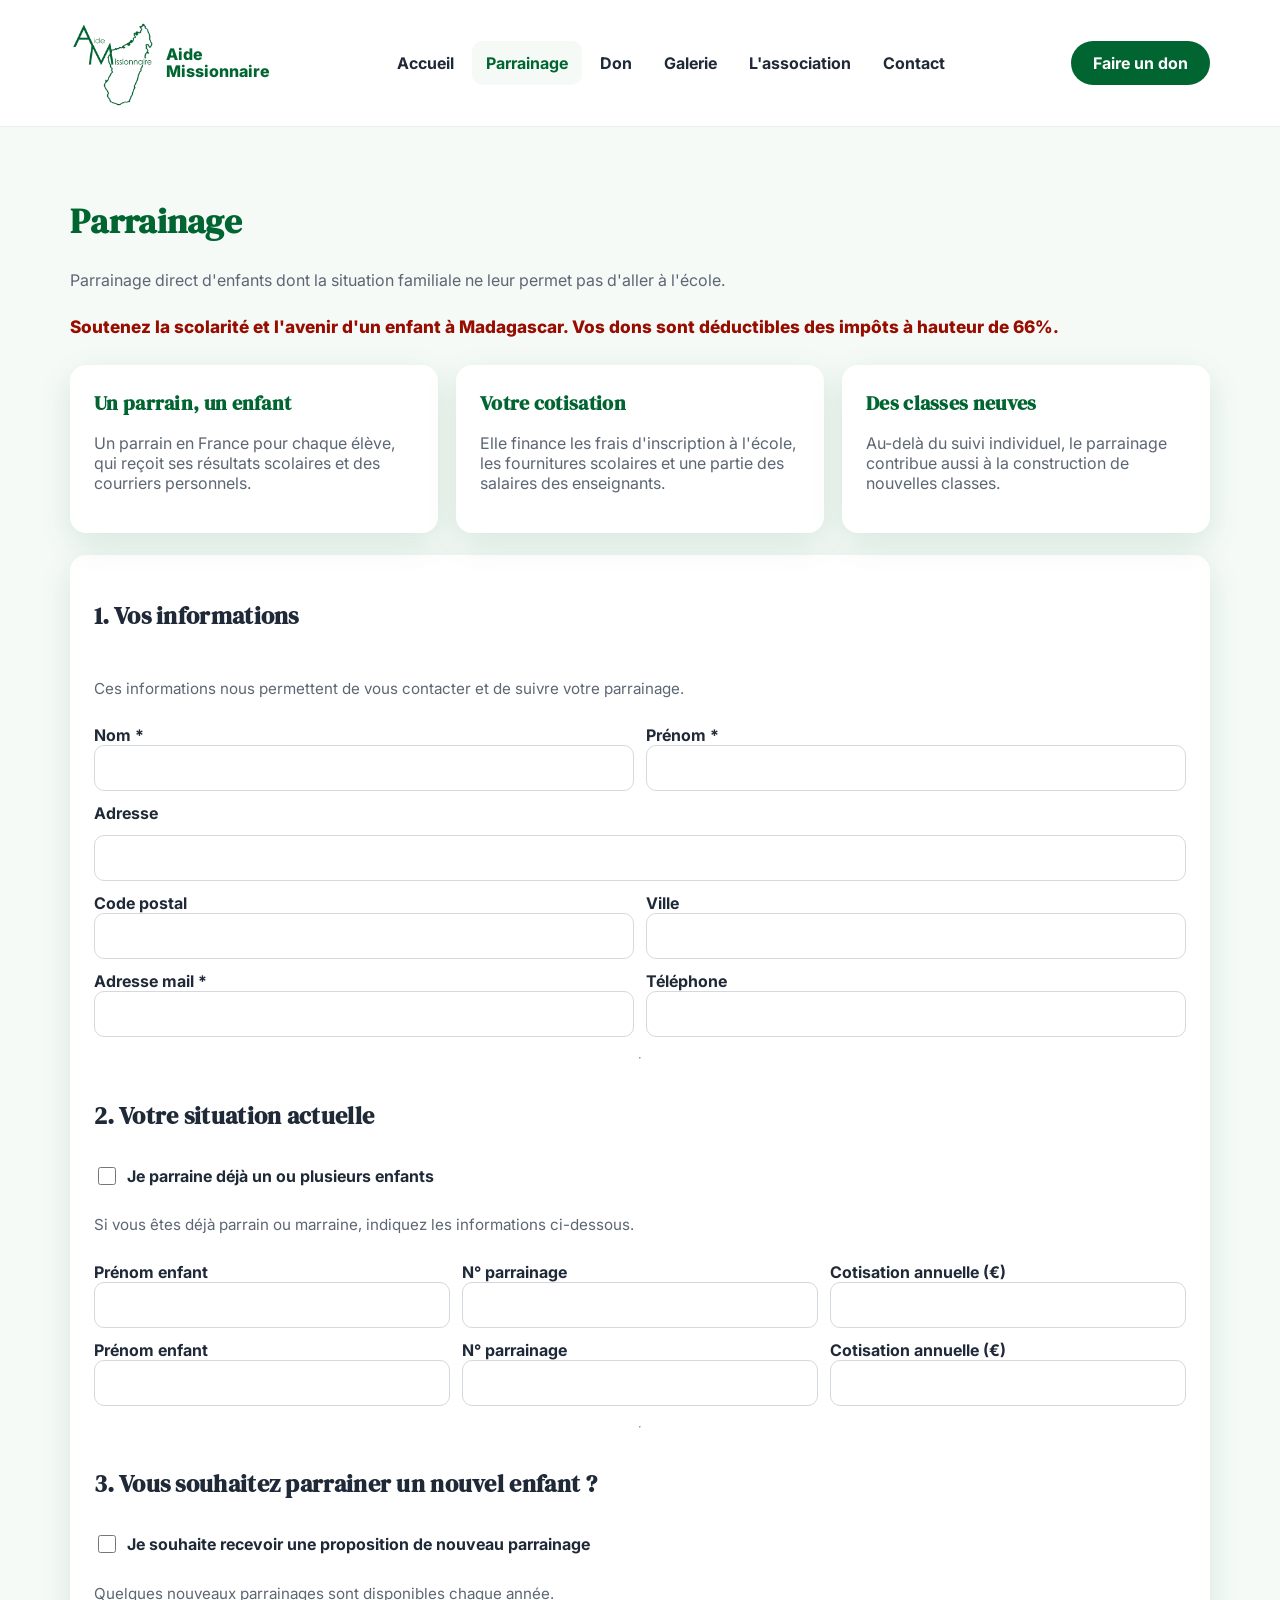
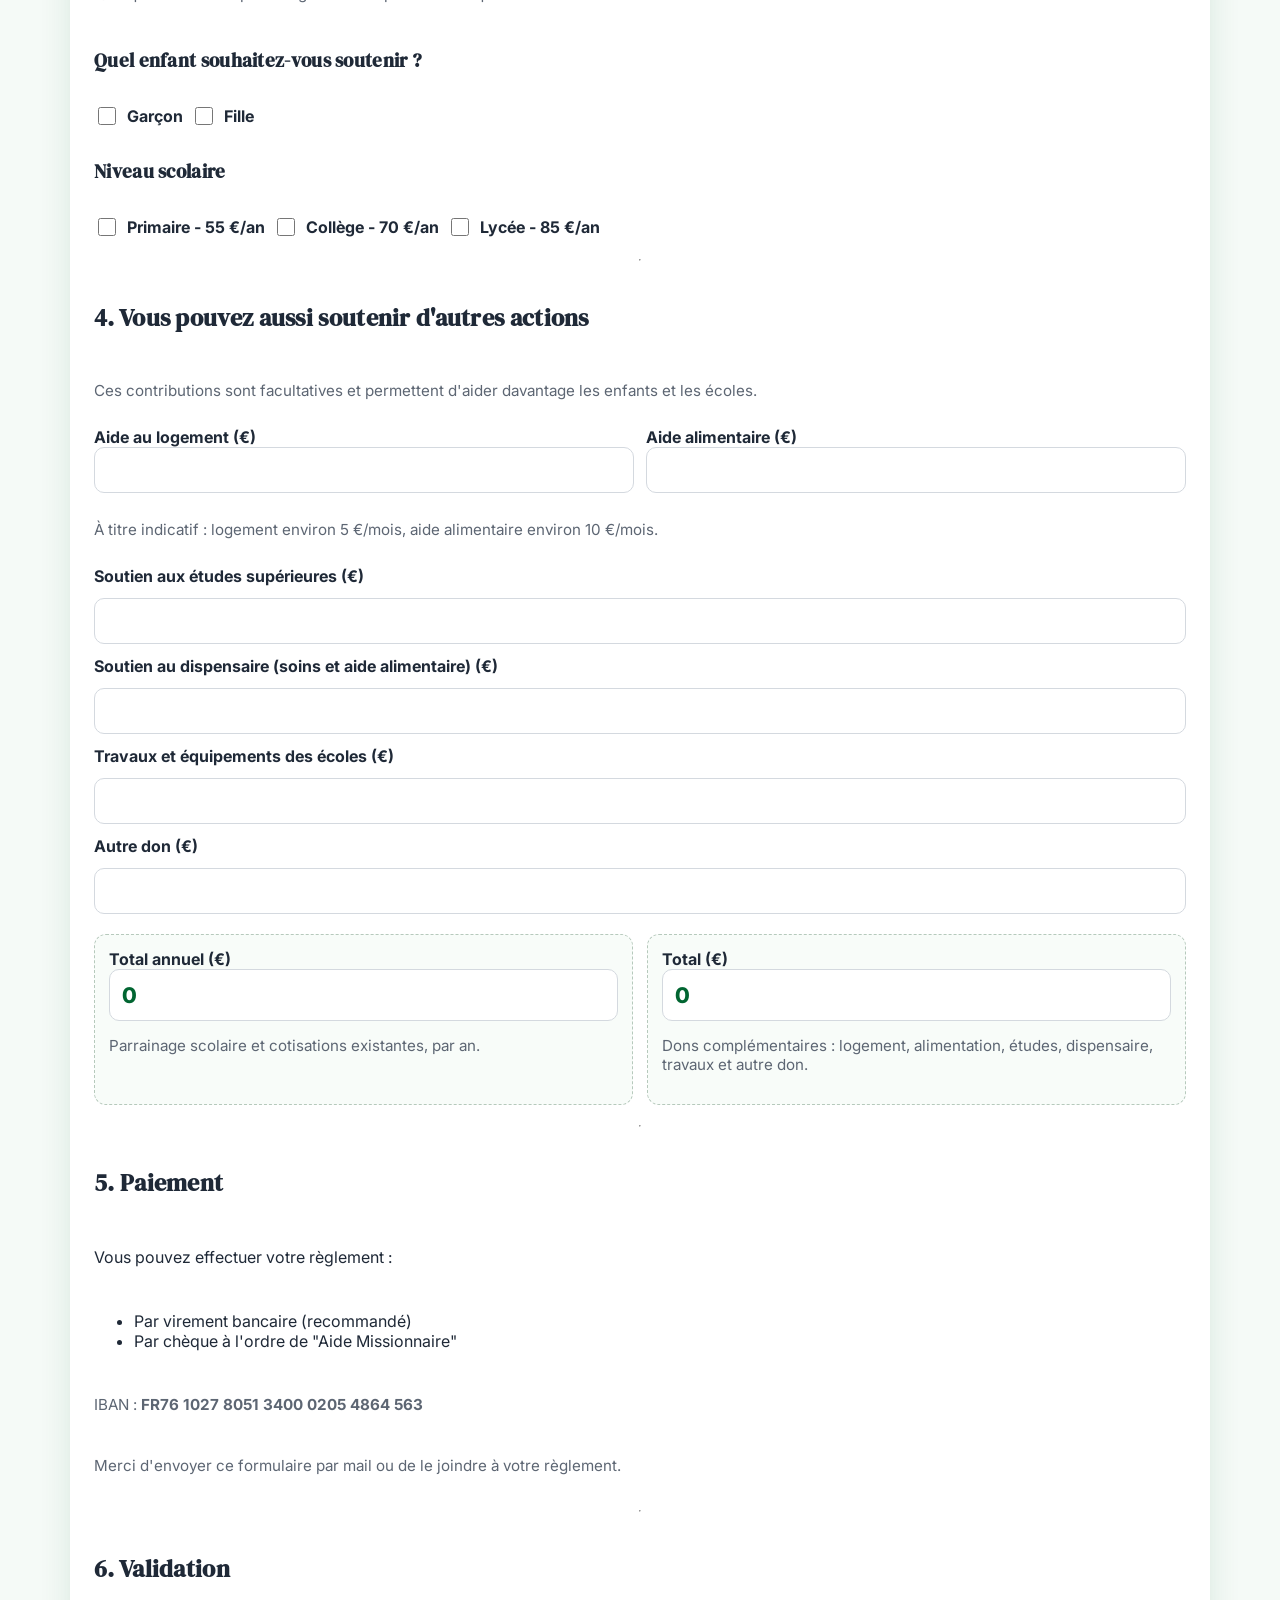
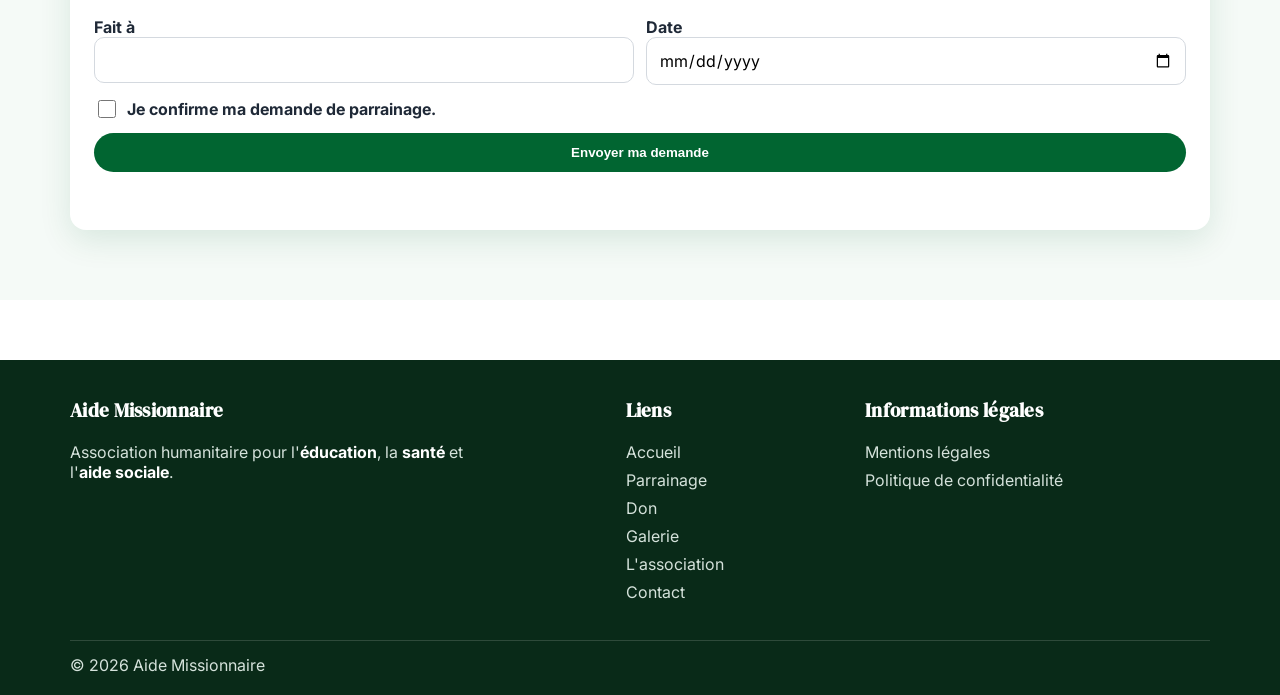
<file: parrainage.html>
<!doctype html>
<html lang="fr">
  <head>
    <meta charset="UTF-8" />
    <meta name="viewport" content="width=device-width, initial-scale=1.0" />
    <meta name="description" content="Formulaire complet de parrainage Aide Missionnaire." />
    <title>Aide Missionnaire | Parrainage</title>
    <link rel="preconnect" href="https://fonts.googleapis.com" />
    <link rel="preconnect" href="https://fonts.gstatic.com" crossorigin />
    <link href="https://fonts.googleapis.com/css2?family=DM+Serif+Display&family=Inter:wght@400;500;600;700;800&display=swap" rel="stylesheet" />
    <link rel="icon" type="image/png" href="photos%20%C3%A0%20mettre%20dans%20le%20site/favicon%20(2).png" />
    <link rel="stylesheet" href="styles.css" />
  </head>
  <body>
    <header class="site-header">
      <div class="container header-wrap">
        <a class="brand" href="index.html"><img src="photos%20%C3%A0%20mettre%20dans%20le%20site/logo.png" alt="Logo Aide Missionnaire" /><span class="brand-text">Aide<br />Missionnaire</span></a>
        <button class="nav-toggle" aria-label="Ouvrir le menu" aria-expanded="false"><svg width="28" height="28" viewBox="0 0 24 24" fill="none"><path d="M4 6h16M4 12h16M4 18h16" stroke="currentColor" stroke-width="2" /></svg></button>
        <nav class="main-nav"><ul><li><a href="index.html">Accueil</a></li><li><a class="active" href="parrainage.html">Parrainage</a></li><li><a href="don.html">Don</a></li><li><a href="galerie.html">Galerie</a></li><li><a href="association.html">L'association</a></li><li><a href="contact.html">Contact</a></li></ul></nav>
        <a class="btn btn-primary desktop-donate" href="don.html">Faire un don</a>
      </div>
    </header>

    <main class="section soft">
  <div class="container">

    <div class="parrainage-head">
      <h1 class="title">Parrainage</h1>

      <p class="subtitle">
        Parrainage direct d'enfants dont la situation familiale ne leur permet pas d'aller à l'école.
      </p>

      <p class="tax-highlight">
        Soutenez la scolarité et l'avenir d'un enfant à Madagascar.
        Vos dons sont déductibles des impôts à hauteur de 66%.
      </p>
    </div>

    <div class="grid-3 parrainage-intro">
      <article class="card">
        <h2>Un parrain, un enfant</h2>
        <p class="muted">Un parrain en France pour chaque élève, qui reçoit ses résultats scolaires et des courriers personnels.</p>
      </article>
      <article class="card">
        <h2>Votre cotisation</h2>
        <p class="muted">Elle finance les frais d'inscription à l'école, les fournitures scolaires et une partie des salaires des enseignants.</p>
      </article>
      <article class="card">
        <h2>Des classes neuves</h2>
        <p class="muted">Au-delà du suivi individuel, le parrainage contribue aussi à la construction de nouvelles classes.</p>
      </article>
    </div>

    <article class="card parrainage-form">

      <form data-message="Merci, votre demande de parrainage a bien été envoyée.">


        <!-- Coordonnées -->

        <h2>1. Vos informations</h2>

        <p class="small-note">
          Ces informations nous permettent de vous contacter et de suivre votre parrainage.
        </p>


        <div class="form-grid-2">

          <div>
            <label for="nom">Nom *</label>
            <input id="nom" type="text" required>
          </div>


          <div>
            <label for="prenom">Prénom *</label>
            <input id="prenom" type="text" required>
          </div>

        </div>


        <label for="adresse">Adresse</label>
        <input id="adresse" type="text">


        <div class="form-grid-2">

          <div>
            <label for="cp">Code postal</label>
            <input id="cp" type="text">
          </div>


          <div>
            <label for="ville">Ville</label>
            <input id="ville" type="text">
          </div>

        </div>



        <div class="form-grid-2">

          <div>
            <label for="mail">Adresse mail *</label>
            <input id="mail" type="email" required>
          </div>


          <div>
            <label for="tel">Téléphone</label>
            <input id="tel" type="tel">
          </div>

        </div>




        <!-- Parrainage existant -->


        <hr>


        <h2>2. Votre situation actuelle</h2>


        <div class="check-line">

          <input id="enfant-parraine" type="checkbox">

          <label for="enfant-parraine">
            Je parraine déjà un ou plusieurs enfants
          </label>

        </div>


        <p class="small-note">
          Si vous êtes déjà parrain ou marraine, indiquez les informations ci-dessous.
        </p>



        <div class="inline-3">

          <div>
            <label>Prénom enfant</label>
            <input type="text">
          </div>

          <div>
            <label>N° parrainage</label>
            <input type="text">
          </div>

          <div>
            <label>Cotisation annuelle (€)</label>
            <input class="js-sum-annual" type="number" min="0" step="1">
          </div>

        </div>



        <div class="inline-3">

          <div>
            <label>Prénom enfant</label>
            <input type="text">
          </div>

          <div>
            <label>N° parrainage</label>
            <input type="text">
          </div>

          <div>
            <label>Cotisation annuelle (€)</label>
            <input class="js-sum-annual" type="number" min="0" step="1">
          </div>

        </div>




        <!-- Nouveau parrainage -->


        <hr>


        <h2>3. Vous souhaitez parrainer un nouvel enfant ?</h2>


        <div class="check-line">

          <input id="nouveau" type="checkbox">

          <label for="nouveau">
            Je souhaite recevoir une proposition de nouveau parrainage
          </label>

        </div>


        <p class="small-note">
          Quelques nouveaux parrainages sont disponibles chaque année.
        </p>



        <h3>Quel enfant souhaitez-vous soutenir ?</h3>


        <div class="check-line">

          <input id="garcon" type="checkbox">
          <label for="garcon">Garçon</label>


          <input id="fille" type="checkbox">
          <label for="fille">Fille</label>

        </div>



        <h3>Niveau scolaire</h3>


        <div class="check-line">

          <input id="primaire" type="checkbox" data-amount="55">
          <label for="primaire">
            Primaire - 55 €/an
          </label>


          <input id="college" type="checkbox" data-amount="70">
          <label for="college">
            Collège - 70 €/an
          </label>


          <input id="lycee" type="checkbox" data-amount="85">
          <label for="lycee">
            Lycée - 85 €/an
          </label>


        </div>





        <!-- Aides complémentaires -->


        <hr>


        <h2>4. Vous pouvez aussi soutenir d'autres actions</h2>


        <p class="small-note">
          Ces contributions sont facultatives et permettent d'aider
          davantage les enfants et les écoles.
        </p>



        <div class="form-grid-2">

          <div>
            <label>
              Aide au logement (€)
            </label>

            <input id="logement" class="js-sum" type="number" min="0" step="1">
          </div>


          <div>

            <label>
              Aide alimentaire (€)
            </label>

            <input id="aide-alim" class="js-sum" type="number" min="0" step="1">

          </div>


        </div>



        <p class="small-note">
          À titre indicatif :
          logement environ 5 €/mois,
          aide alimentaire environ 10 €/mois.
        </p>




        <label>
          Soutien aux études supérieures (€)
        </label>

        <input id="etudes" class="js-sum" type="number" min="0" step="1">



        <label>
          Soutien au dispensaire (soins et aide alimentaire) (€)
        </label>

        <input id="dispensaire" class="js-sum" type="number" min="0" step="1">



        <label>
          Travaux et équipements des écoles (€)
        </label>

        <input id="travaux" class="js-sum" type="number" min="0" step="1">



        <label>
          Autre don (€)
        </label>

        <input id="autres" class="js-sum" type="number" min="0" step="1">





        <!-- Total -->


        <div class="totals-grid">
          <div class="total-box">
            <label for="total-annuel">
              <strong>Total annuel (€)</strong>
            </label>
            <input id="total-annuel" type="text" value="0" readonly>
            <p class="small-note">Parrainage scolaire et cotisations existantes, par an.</p>
          </div>
          <div class="total-box">
            <label for="total">
              <strong>Total (€)</strong>
            </label>
            <input id="total" type="text" value="0" readonly>
            <p class="small-note">Dons complémentaires : logement, alimentation, études, dispensaire, travaux et autre don.</p>
          </div>
        </div>





        <!-- Paiement -->


        <hr>


        <h2>5. Paiement</h2>


        <p>
          Vous pouvez effectuer votre règlement :
        </p>


        <ul>

          <li>
            Par virement bancaire (recommandé)
          </li>

          <li>
            Par chèque à l'ordre de "Aide Missionnaire"
          </li>

        </ul>


        <p class="small-note">

          IBAN :
          <strong>
          FR76 1027 8051 3400 0205 4864 563
          </strong>

        </p>



        <p class="small-note">
          Merci d'envoyer ce formulaire par mail ou de le joindre
          à votre règlement.
        </p>






        <!-- Validation -->


        <hr>


        <h2>6. Validation</h2>


        <div class="form-grid-2">


          <div>
            <label>Fait à</label>
            <input type="text">
          </div>


          <div>
            <label>Date</label>
            <input type="date">
          </div>


        </div>



        <div class="check-line">

          <input type="checkbox" required>

          <label>
            Je confirme ma demande de parrainage.
          </label>

        </div>



        <button class="btn btn-primary" type="submit">
          Envoyer ma demande
        </button>



      </form>


    </article>


  </div>
</main>

        <footer class="site-footer">
      <div class="container footer-grid">
        <div>
          <h3 class="footer-title">Aide Missionnaire</h3>
          <p class="footer-note">Association humanitaire pour l'<strong>éducation</strong>, la <strong>santé</strong> et l'<strong>aide sociale</strong>.</p>
        </div>
        <div>
          <h3 class="footer-title">Liens</h3>
          <ul class="footer-list">
            <li><a href="index.html">Accueil</a></li>
            <li><a href="parrainage.html">Parrainage</a></li>
            <li><a href="don.html">Don</a></li>
            <li><a href="galerie.html">Galerie</a></li>
            <li><a href="association.html">L'association</a></li>
            <li><a href="contact.html">Contact</a></li>
          </ul>
        </div>
        <div>
          <h3 class="footer-title">Informations légales</h3>
          <ul class="footer-list">
            <li><a href="mentions-legales.html">Mentions légales</a></li>
            <li><a href="politique-confidentialite.html">Politique de confidentialité</a></li>
          </ul>
        </div>
      </div>
      <div class="container footer-bottom">© <span id="current-year"></span> Aide Missionnaire</div>
    </footer>
    <script src="script.js"></script>
  </body>
</html>
</file>
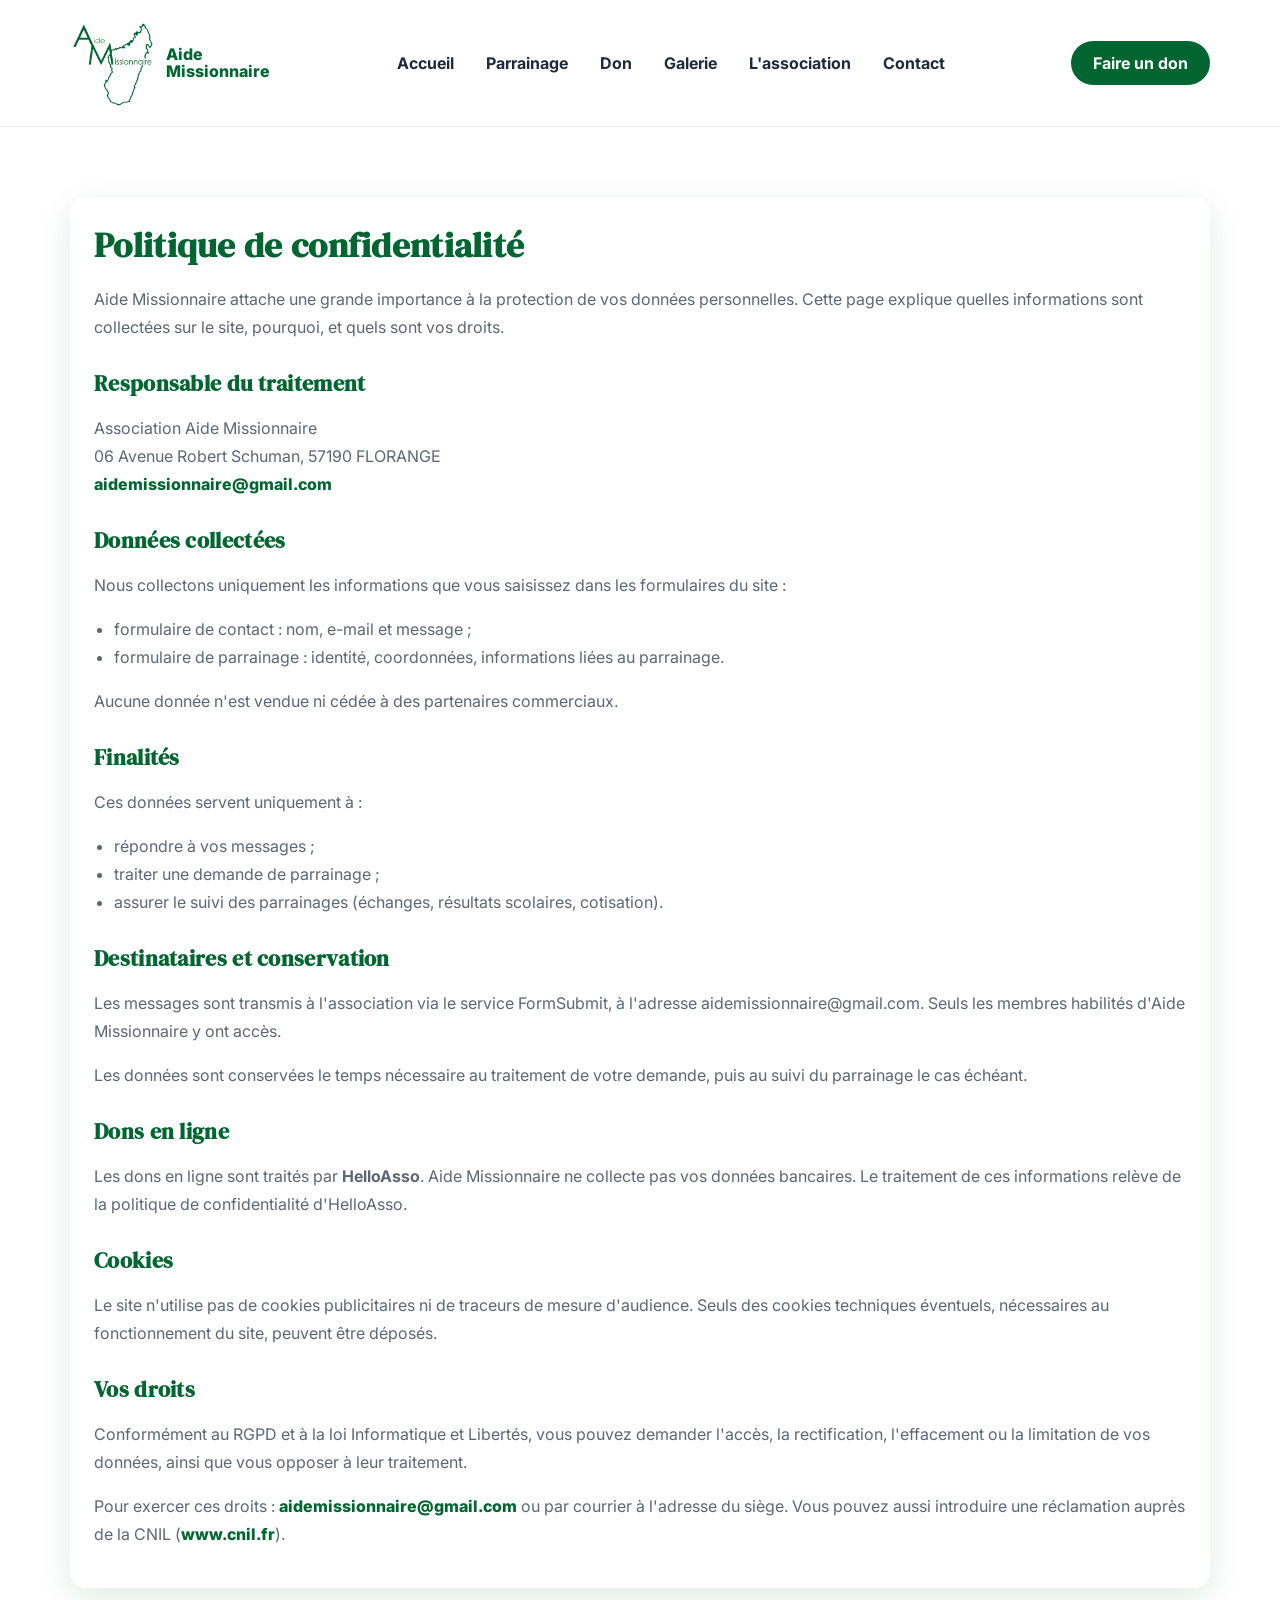
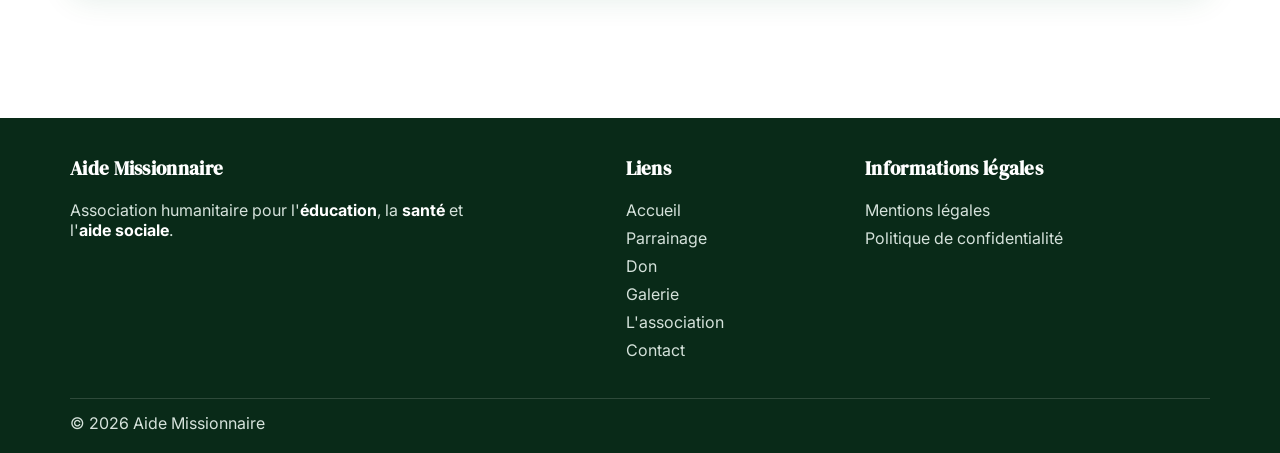
<file: politique-confidentialite.html>
<!doctype html>
<html lang="fr">
  <head>
    <meta charset="UTF-8" />
    <meta name="viewport" content="width=device-width, initial-scale=1.0" />
    <meta name="description" content="Politique de confidentialité Aide Missionnaire." />
    <title>Aide Missionnaire | Politique de confidentialité</title>
    <link rel="preconnect" href="https://fonts.googleapis.com" />
    <link rel="preconnect" href="https://fonts.gstatic.com" crossorigin />
    <link href="https://fonts.googleapis.com/css2?family=DM+Serif+Display&family=Inter:wght@400;500;600;700;800&display=swap" rel="stylesheet" />
    <link rel="icon" type="image/png" href="photos%20%C3%A0%20mettre%20dans%20le%20site/favicon%20(2).png" />
    <link rel="stylesheet" href="styles.css" />
  </head>
  <body>
    <header class="site-header">
      <div class="container header-wrap">
        <a class="brand" href="index.html"><img src="photos%20%C3%A0%20mettre%20dans%20le%20site/logo.png" alt="Logo Aide Missionnaire" /><span class="brand-text">Aide<br />Missionnaire</span></a>
        <button class="nav-toggle" aria-label="Ouvrir le menu" aria-expanded="false"><svg width="28" height="28" viewBox="0 0 24 24" fill="none"><path d="M4 6h16M4 12h16M4 18h16" stroke="currentColor" stroke-width="2" /></svg></button>
        <nav class="main-nav"><ul><li><a href="index.html">Accueil</a></li><li><a href="parrainage.html">Parrainage</a></li><li><a href="don.html">Don</a></li><li><a href="galerie.html">Galerie</a></li><li><a href="association.html">L'association</a></li><li><a href="contact.html">Contact</a></li></ul></nav>
        <a class="btn btn-primary desktop-donate" href="don.html">Faire un don</a>
      </div>
    </header>

    <main class="section">
      <div class="container card legal-card">
        <h1 class="title">Politique de confidentialité</h1>
        <p>
          Aide Missionnaire attache une grande importance à la protection de vos données personnelles.
          Cette page explique quelles informations sont collectées sur le site, pourquoi, et quels sont vos droits.
        </p>

        <h2>Responsable du traitement</h2>
        <p>
          Association Aide Missionnaire<br />
          06 Avenue Robert Schuman, 57190 FLORANGE<br />
          <a class="highlight" href="mailto:aidemissionnaire@gmail.com">aidemissionnaire@gmail.com</a>
        </p>

        <h2>Données collectées</h2>
        <p>Nous collectons uniquement les informations que vous saisissez dans les formulaires du site :</p>
        <ul>
          <li>formulaire de contact : nom, e-mail et message ;</li>
          <li>formulaire de parrainage : identité, coordonnées, informations liées au parrainage.</li>
        </ul>
        <p>Aucune donnée n'est vendue ni cédée à des partenaires commerciaux.</p>

        <h2>Finalités</h2>
        <p>Ces données servent uniquement à :</p>
        <ul>
          <li>répondre à vos messages ;</li>
          <li>traiter une demande de parrainage ;</li>
          <li>assurer le suivi des parrainages (échanges, résultats scolaires, cotisation).</li>
        </ul>

        <h2>Destinataires et conservation</h2>
        <p>
          Les messages sont transmis à l'association via le service FormSubmit, à l'adresse
          aidemissionnaire@gmail.com. Seuls les membres habilités d'Aide Missionnaire y ont accès.
        </p>
        <p>
          Les données sont conservées le temps nécessaire au traitement de votre demande, puis au suivi du parrainage le cas échéant.
        </p>

        <h2>Dons en ligne</h2>
        <p>
          Les dons en ligne sont traités par <strong>HelloAsso</strong>. Aide Missionnaire ne collecte pas vos données bancaires.
          Le traitement de ces informations relève de la politique de confidentialité d'HelloAsso.
        </p>

        <h2>Cookies</h2>
        <p>
          Le site n'utilise pas de cookies publicitaires ni de traceurs de mesure d'audience.
          Seuls des cookies techniques éventuels, nécessaires au fonctionnement du site, peuvent être déposés.
        </p>

        <h2>Vos droits</h2>
        <p>
          Conformément au RGPD et à la loi Informatique et Libertés, vous pouvez demander l'accès, la rectification,
          l'effacement ou la limitation de vos données, ainsi que vous opposer à leur traitement.
        </p>
        <p>
          Pour exercer ces droits : <a class="highlight" href="mailto:aidemissionnaire@gmail.com">aidemissionnaire@gmail.com</a>
          ou par courrier à l'adresse du siège. Vous pouvez aussi introduire une réclamation auprès de la CNIL
          (<a class="highlight" href="https://www.cnil.fr" target="_blank" rel="noopener noreferrer">www.cnil.fr</a>).
        </p>
      </div>
    </main>

    <footer class="site-footer">
      <div class="container footer-grid">
        <div>
          <h3 class="footer-title">Aide Missionnaire</h3>
          <p class="footer-note">Association humanitaire pour l'<strong>éducation</strong>, la <strong>santé</strong> et l'<strong>aide sociale</strong>.</p>
        </div>
        <div>
          <h3 class="footer-title">Liens</h3>
          <ul class="footer-list">
            <li><a href="index.html">Accueil</a></li>
            <li><a href="parrainage.html">Parrainage</a></li>
            <li><a href="don.html">Don</a></li>
            <li><a href="galerie.html">Galerie</a></li>
            <li><a href="association.html">L'association</a></li>
            <li><a href="contact.html">Contact</a></li>
          </ul>
        </div>
        <div>
          <h3 class="footer-title">Informations légales</h3>
          <ul class="footer-list">
            <li><a href="mentions-legales.html">Mentions légales</a></li>
            <li><a href="politique-confidentialite.html">Politique de confidentialité</a></li>
          </ul>
        </div>
      </div>
      <div class="container footer-bottom">© <span id="current-year"></span> Aide Missionnaire</div>
    </footer>
    <script src="script.js"></script>
  </body>
</html>
</file>
<file: styles.css>
:root {
  --green-main: #016531;
  --green-light: #008c43;
  --red-accent: #970d00;
  --white: #ffffff;
  --text: #1f2937;
  --muted: #5d6673;
  --soft-bg: #f5faf7;
  --radius: 16px;
  --shadow: 0 10px 32px rgba(1, 101, 49, 0.12);
}

* {
  box-sizing: border-box;
}

html,
body {
  margin: 0;
  padding: 0;
  font-family: "Inter", "Segoe UI", sans-serif;
  color: var(--text);
  background: var(--white);
}

html {
  scroll-behavior: smooth;
}

img {
  max-width: 100%;
  display: block;
}

a {
  text-decoration: none;
  color: inherit;
}

.container {
  width: min(1140px, 92%);
  margin: 0 auto;
}

.section {
  padding: 70px 0;
}

.soft {
  background: var(--soft-bg);
}

h1,
h2,
h3 {
  font-family: "DM Serif Display", Georgia, serif;
  letter-spacing: 0.3px;
}

.title {
  margin: 0 0 12px;
  color: var(--green-main);
  font-size: clamp(1.7rem, 2.7vw, 2.4rem);
}

.highlight {
  color: var(--green-main);
  font-weight: 800;
}

.subtitle {
  margin: 0 0 24px;
  color: var(--muted);
  max-width: 760px;
  line-height: 1.7;
}

.subtitle-wide {
  max-width: none;
}

.btn {
  border: none;
  border-radius: 999px;
  padding: 12px 22px;
  font-weight: 700;
  cursor: pointer;
  transition: transform 0.2s ease;
  display: inline-flex;
  align-items: center;
  justify-content: center;
}

.btn:hover {
  transform: translateY(-1px);
}

.btn-primary {
  background: var(--green-main);
  color: var(--white);
}

.btn-red {
  background: var(--red-accent);
  color: var(--white);
}

.btn-outline {
  border: 2px solid var(--green-main);
  color: var(--green-main);
  background: transparent;
}

.site-header {
  position: sticky;
  top: 0;
  z-index: 1000;
  background: rgba(255, 255, 255, 0.96);
  border-bottom: 1px solid #e8efe9;
  backdrop-filter: blur(6px);
}

.header-wrap {
  min-height: 126px;
  display: grid;
  grid-template-columns: auto 1fr auto;
  align-items: center;
  gap: 18px;
}

.brand {
  display: inline-flex;
  align-items: center;
  gap: 10px;
  font-weight: 800;
  color: var(--green-main);
}

.brand img {
  width: 86px;
  height: 86px;
  object-fit: contain;
}

.nav-toggle {
  background: none;
  border: none;
  cursor: pointer;
  color: var(--green-main);
  margin-left: auto;
}

.main-nav {
  display: none;
  position: absolute;
  top: 126px;
  left: 0;
  right: 0;
  background: var(--white);
  border-bottom: 1px solid #e8efe9;
}

.main-nav.is-open {
  display: block;
}

.main-nav ul {
  list-style: none;
  margin: 0;
  padding: 10px 4%;
  display: grid;
  gap: 8px;
}

.main-nav a {
  display: block;
  text-align: center;
  font-weight: 700;
  padding: 14px 12px;
  border-radius: 10px;
}

.main-nav a:hover,
.main-nav a.active {
  background: var(--soft-bg);
  color: var(--green-main);
}

.desktop-donate {
  display: none;
}

.hero {
  min-height: calc(100vh - 126px);
  color: var(--white);
  background:
    linear-gradient(rgba(1, 101, 49, 0.74), rgba(1, 101, 49, 0.48)),
    url("photos-madagascar/madagascar-02.jpg")
      center / cover;
  display: flex;
  align-items: center;
}

.hero h1 {
  font-size: clamp(2rem, 5vw, 3.5rem);
  margin: 0 0 14px;
  color: var(--white);
}

.hero p {
  line-height: 1.7;
  margin: 0 0 48px;
  max-width: 680px;
}

.actions {
  display: flex;
  gap: 10px;
  flex-wrap: wrap;
}

.btn-hero-don {
  padding: 15px 30px;
  font-size: 1.08rem;
}

.grid-2,
.grid-3,
.grid-4,
.gallery-grid,
.footer-grid {
  display: grid;
  gap: 18px;
}

.card {
  background: var(--white);
  border-radius: var(--radius);
  box-shadow: var(--shadow);
  padding: 24px;
}

.key-num {
  color: var(--green-main);
  font-weight: 800;
  font-size: clamp(1.7rem, 4vw, 2.4rem);
  margin: 0 0 4px;
}

.muted {
  color: var(--muted);
}

.gallery-grid img,
.gallery-cta {
  width: 100%;
  height: 250px;
  object-fit: cover;
  border-radius: 14px;
}

.gallery-cta {
  display: grid;
  place-items: center;
  background: var(--green-main);
  color: var(--white);
  text-align: center;
  font-weight: 800;
  font-size: 1.15rem;
  padding: 20px;
  line-height: 1.35;
  box-sizing: border-box;
}

.gallery-cta:hover {
  background: var(--green-light);
}

.carousel {
  position: relative;
}

.carousel-track {
  display: grid;
  grid-auto-flow: column;
  grid-auto-columns: 84%;
  overflow-x: auto;
  gap: 12px;
  scroll-snap-type: x mandatory;
  scroll-behavior: auto;
  padding-bottom: 4px;
  scrollbar-width: none;
  -webkit-overflow-scrolling: touch;
}

.carousel-track::-webkit-scrollbar {
  display: none;
}

.slide {
  scroll-snap-align: start;
}

.slide img {
  height: 280px;
  width: 100%;
  object-fit: cover;
  border-radius: 14px;
}

.carousel-controls {
  position: absolute;
  top: 0;
  left: 0;
  right: 0;
  height: 280px;
  display: flex;
  justify-content: space-between;
  align-items: center;
  padding: 0 10px;
  pointer-events: none;
  z-index: 2;
}

.arrow-btn {
  pointer-events: auto;
  width: 50px;
  height: 50px;
  border-radius: 50%;
  border: none;
  background: rgba(255, 255, 255, 0.95);
  color: var(--green-main);
  box-shadow: 0 8px 24px rgba(1, 101, 49, 0.22);
  display: grid;
  place-items: center;
  cursor: pointer;
  transition: transform 0.2s ease, background 0.2s ease, color 0.2s ease;
}

.arrow-btn svg {
  width: 22px;
  height: 22px;
  display: block;
}

.arrow-btn:hover {
  transform: scale(1.08);
  background: var(--green-main);
  color: var(--white);
}

.arrow-btn:focus-visible {
  outline: 3px solid rgba(1, 101, 49, 0.35);
  outline-offset: 3px;
}

.arrow-btn.is-hidden {
  opacity: 0;
  pointer-events: none;
}

.slide-last {
  position: relative;
}

.slide-last a {
  position: absolute;
  inset: 0;
  display: grid;
  place-items: center;
  background: rgba(33, 33, 33, 0.58);
  color: var(--white);
  font-weight: 800;
  font-size: 1.2rem;
  border-radius: 14px;
}

.slide-last img {
  filter: grayscale(100%);
}

.before-after-static {
  display: grid;
  gap: 14px;
}

.before-after {
  position: relative;
  width: 100%;
  max-width: 700px;
  margin: 0 auto;
  border-radius: 16px;
  overflow: hidden;
  box-shadow: var(--shadow);
  line-height: 0;
}

.before-after .ba-base {
  display: block;
  width: 100%;
  height: auto;
}

.before-after .before-layer {
  position: absolute;
  inset: 0;
  overflow: hidden;
  clip-path: inset(0 50% 0 0);
}

.before-after .before-layer img {
  position: absolute;
  inset: 0;
  width: 100%;
  height: 100%;
  object-fit: cover;
  object-position: center;
}

.before-after .divider {
  position: absolute;
  top: 0;
  bottom: 0;
  left: 50%;
  width: 3px;
  background: #ffffff;
  transform: translateX(-50%);
}

.before-after .ba-handle {
  position: absolute;
  top: 50%;
  left: 50%;
  width: 36px;
  height: 36px;
  border-radius: 50%;
  border: 2px solid #ffffff;
  background: var(--green-main);
  transform: translate(-50%, -50%);
  pointer-events: none;
}

.before-after .ba-range {
  position: absolute;
  inset: 0;
  opacity: 0;
  width: 100%;
  height: 100%;
  cursor: ew-resize;
}

.before-after-static img {
  width: 100%;
  height: 360px;
  object-fit: cover;
  border-radius: 16px;
  box-shadow: var(--shadow);
}

.image-label {
  margin-top: 10px;
  text-align: center;
  font-weight: 800;
  color: var(--green-main);
}

.tax-highlight {
  display: block;
  color: var(--red-accent);
  font-size: 1.08rem;
  font-weight: 800;
  margin: 12px 0;
}

.stats-row {
  margin-top: 8px;
}

.actions-cards {
  margin-top: 12px;
}

.actions-cards h3 {
  margin: 0 0 6px;
  color: var(--green-main);
  font-size: clamp(1.55rem, 2.4vw, 1.95rem);
}

.action-list {
  margin: 12px 0 0;
  padding: 0;
  list-style: none;
  display: grid;
  gap: 8px;
}

.action-list li {
  position: relative;
  padding-left: 16px;
  color: var(--muted);
  line-height: 1.45;
  font-size: 0.95rem;
}

.action-list li::before {
  content: "";
  position: absolute;
  left: 0;
  top: 0.55em;
  width: 7px;
  height: 7px;
  border-radius: 50%;
  background: var(--green-main);
}

.parrainage-head {
  display: grid;
  gap: 22px;
  margin-bottom: 28px;
}

.parrainage-head .title,
.parrainage-head .subtitle,
.parrainage-head .tax-highlight {
  margin: 0;
}

.parrainage-intro {
  margin: 8px 0 4px;
}

.parrainage-intro h2 {
  margin: 0 0 8px;
  color: var(--green-main);
  font-size: 1.25rem;
}

.spaced-top-btn {
  margin-top: 10px;
}

.don-card-image {
  width: 100%;
  height: 180px;
  object-fit: cover;
  border-radius: 14px;
  margin: 10px 0 8px;
}

.don-page .grid-3 > .card {
  display: flex;
  flex-direction: column;
}

.don-page .grid-3 > .card .action-list {
  margin-bottom: 18px;
}

.btn-don-encart {
  margin-top: auto;
  width: 100%;
  padding: 14px 16px;
  font-size: 0.95rem;
  line-height: 1.35;
  text-align: center;
  box-sizing: border-box;
}

.don-page {
  padding-top: 96px;
}

.legal-card h2 {
  color: var(--green-main);
  font-size: 1.35rem;
  margin: 28px 0 10px;
}

.legal-card p,
.legal-card li {
  color: var(--muted);
  line-height: 1.75;
}

.legal-card ul {
  padding-left: 20px;
}

.brand-text {
  line-height: 1.08;
}

.contact-lines p {
  margin: 6px 0;
}

.parrainage-form {
  margin-top: 22px;
}

.form-grid-2 {
  display: grid;
  gap: 12px;
}

.inline-3 {
  display: grid;
  gap: 12px;
}

.check-line {
  display: flex;
  align-items: center;
  gap: 8px;
  flex-wrap: wrap;
}

.check-line input[type="checkbox"] {
  width: 18px;
  height: 18px;
}

.small-note {
  color: var(--muted);
  font-size: 0.95rem;
}

.actualites-stack {
  display: grid;
  gap: 30px;
}

.total-box {
  margin-top: 8px;
  padding: 14px;
  border-radius: 12px;
  border: 1px dashed #b6c9bc;
  background: #f8fcf9;
}

.totals-grid {
  display: grid;
  gap: 14px;
}

.total-box input {
  font-size: 1.35rem;
  font-weight: 800;
  color: var(--green-main);
  background: #ffffff;
  cursor: default;
}

.footer-note strong {
  color: var(--white);
}


form {
  display: grid;
  gap: 12px;
}

.form-status {
  min-height: 1.4em;
  margin: 0;
  font-weight: 700;
}

.form-status.is-success {
  color: var(--green-main);
}

.form-status.is-error {
  color: #b42318;
}

label {
  font-weight: 700;
}

input,
textarea,
select {
  width: 100%;
  font: inherit;
  border: 1px solid #d4d9df;
  border-radius: 10px;
  padding: 12px;
}

textarea {
  min-height: 120px;
}

.site-footer {
  margin-top: 60px;
  background: #092a18;
  color: #d5e2db;
}

.footer-grid {
  padding: 38px 0;
}

.footer-grid > div:nth-child(2) {
  justify-self: center;
  text-align: left;
}

.footer-title {
  color: var(--white);
  margin-top: 0;
}

.footer-list {
  list-style: none;
  padding: 0;
  margin: 0;
  display: grid;
  gap: 8px;
}

.footer-bottom {
  border-top: 1px solid rgba(255, 255, 255, 0.15);
  padding: 14px 0 20px;
}

@media (min-width: 768px) {
  .nav-toggle {
    display: none;
  }

  .main-nav {
    position: static;
    display: block;
    background: transparent;
    border: none;
  }

  .main-nav ul {
    display: flex;
    justify-content: center;
    align-items: center;
    gap: 4px;
    padding: 0;
  }

  .main-nav a {
    padding: 12px 14px;
  }

  .desktop-donate {
    display: inline-flex;
  }

  .grid-2 {
    grid-template-columns: repeat(2, 1fr);
  }

  .grid-3 {
    grid-template-columns: repeat(3, 1fr);
  }

  .grid-4 {
    grid-template-columns: repeat(4, 1fr);
  }

  .gallery-grid {
    grid-template-columns: repeat(3, 1fr);
  }

  .footer-grid {
    grid-template-columns: 1.2fr 1fr 1fr;
  }

  .carousel-track {
    grid-auto-columns: 32%;
  }

  .before-after-static {
    grid-template-columns: repeat(2, 1fr);
  }

  .form-grid-2 {
    grid-template-columns: repeat(2, 1fr);
  }

  .totals-grid {
    grid-template-columns: 1fr 1fr;
  }

  .inline-3 {
    grid-template-columns: 1fr 1fr 1fr;
  }
}
</file>
